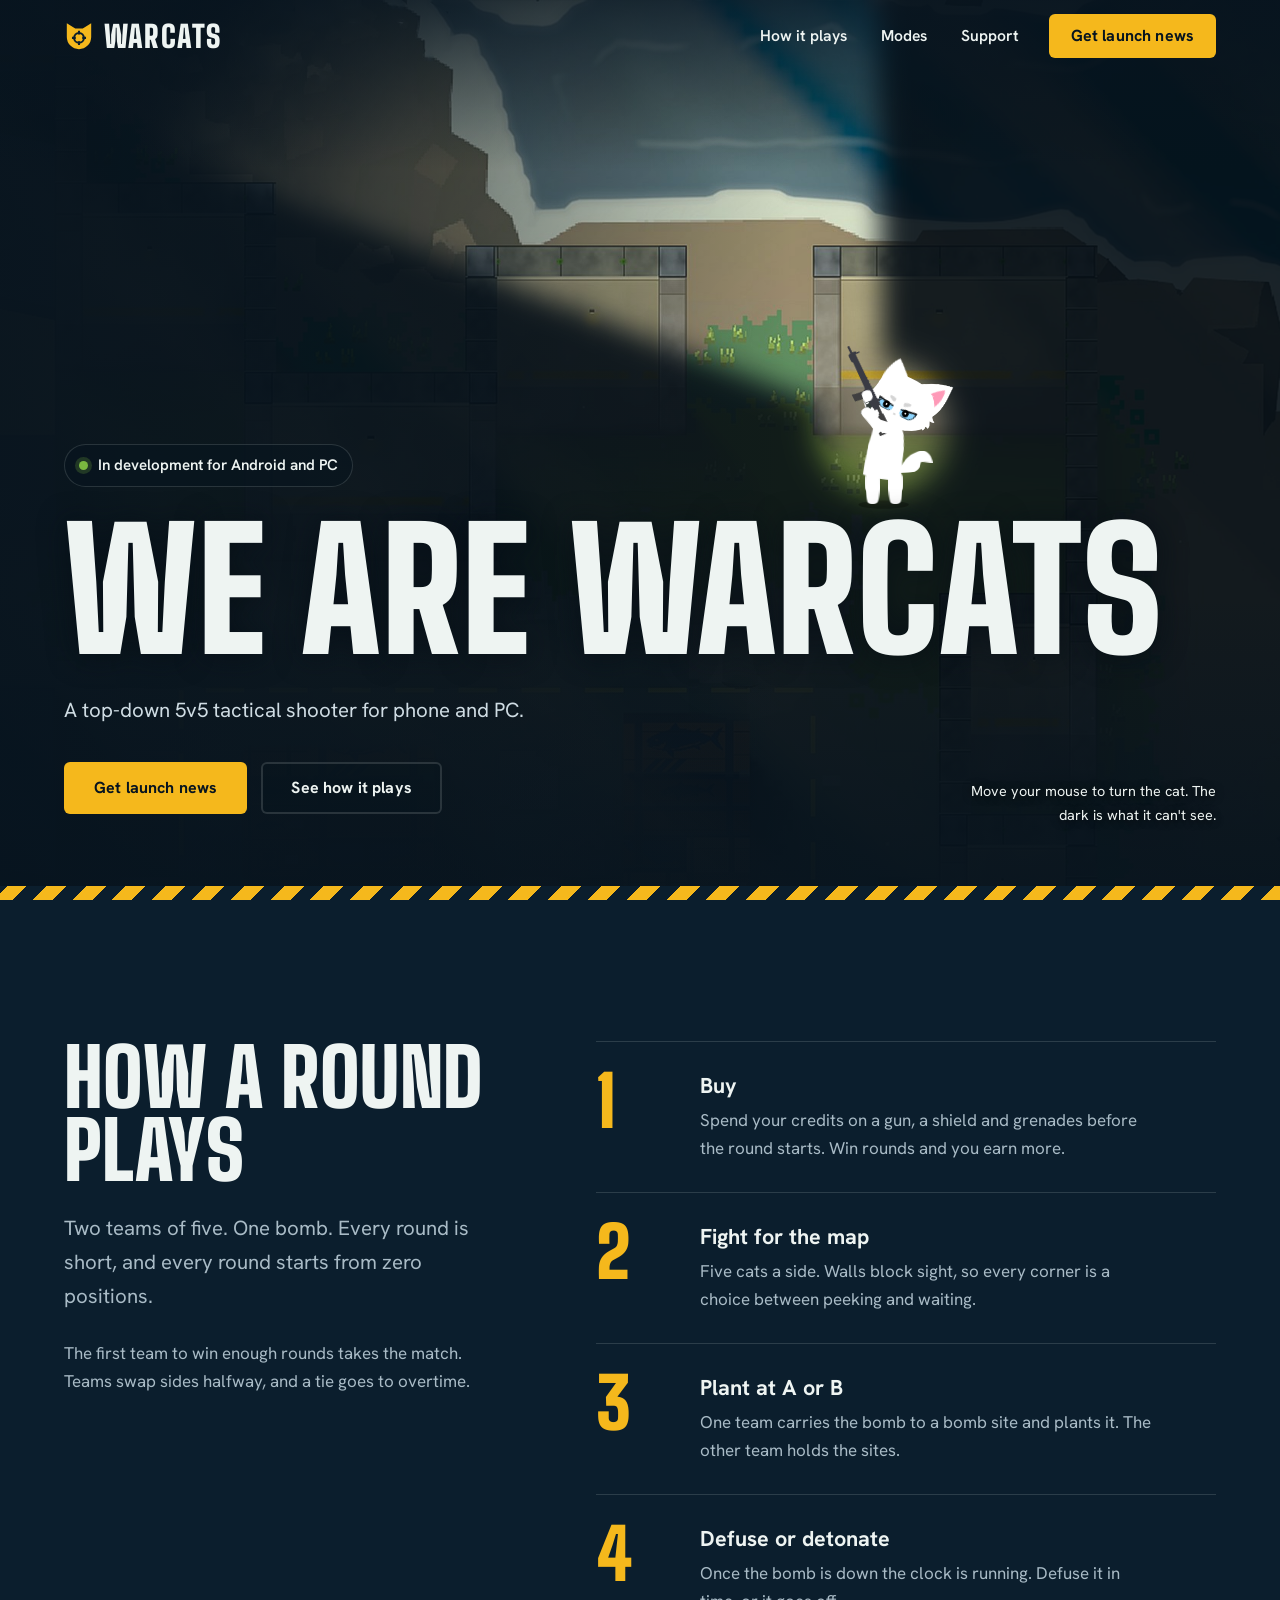
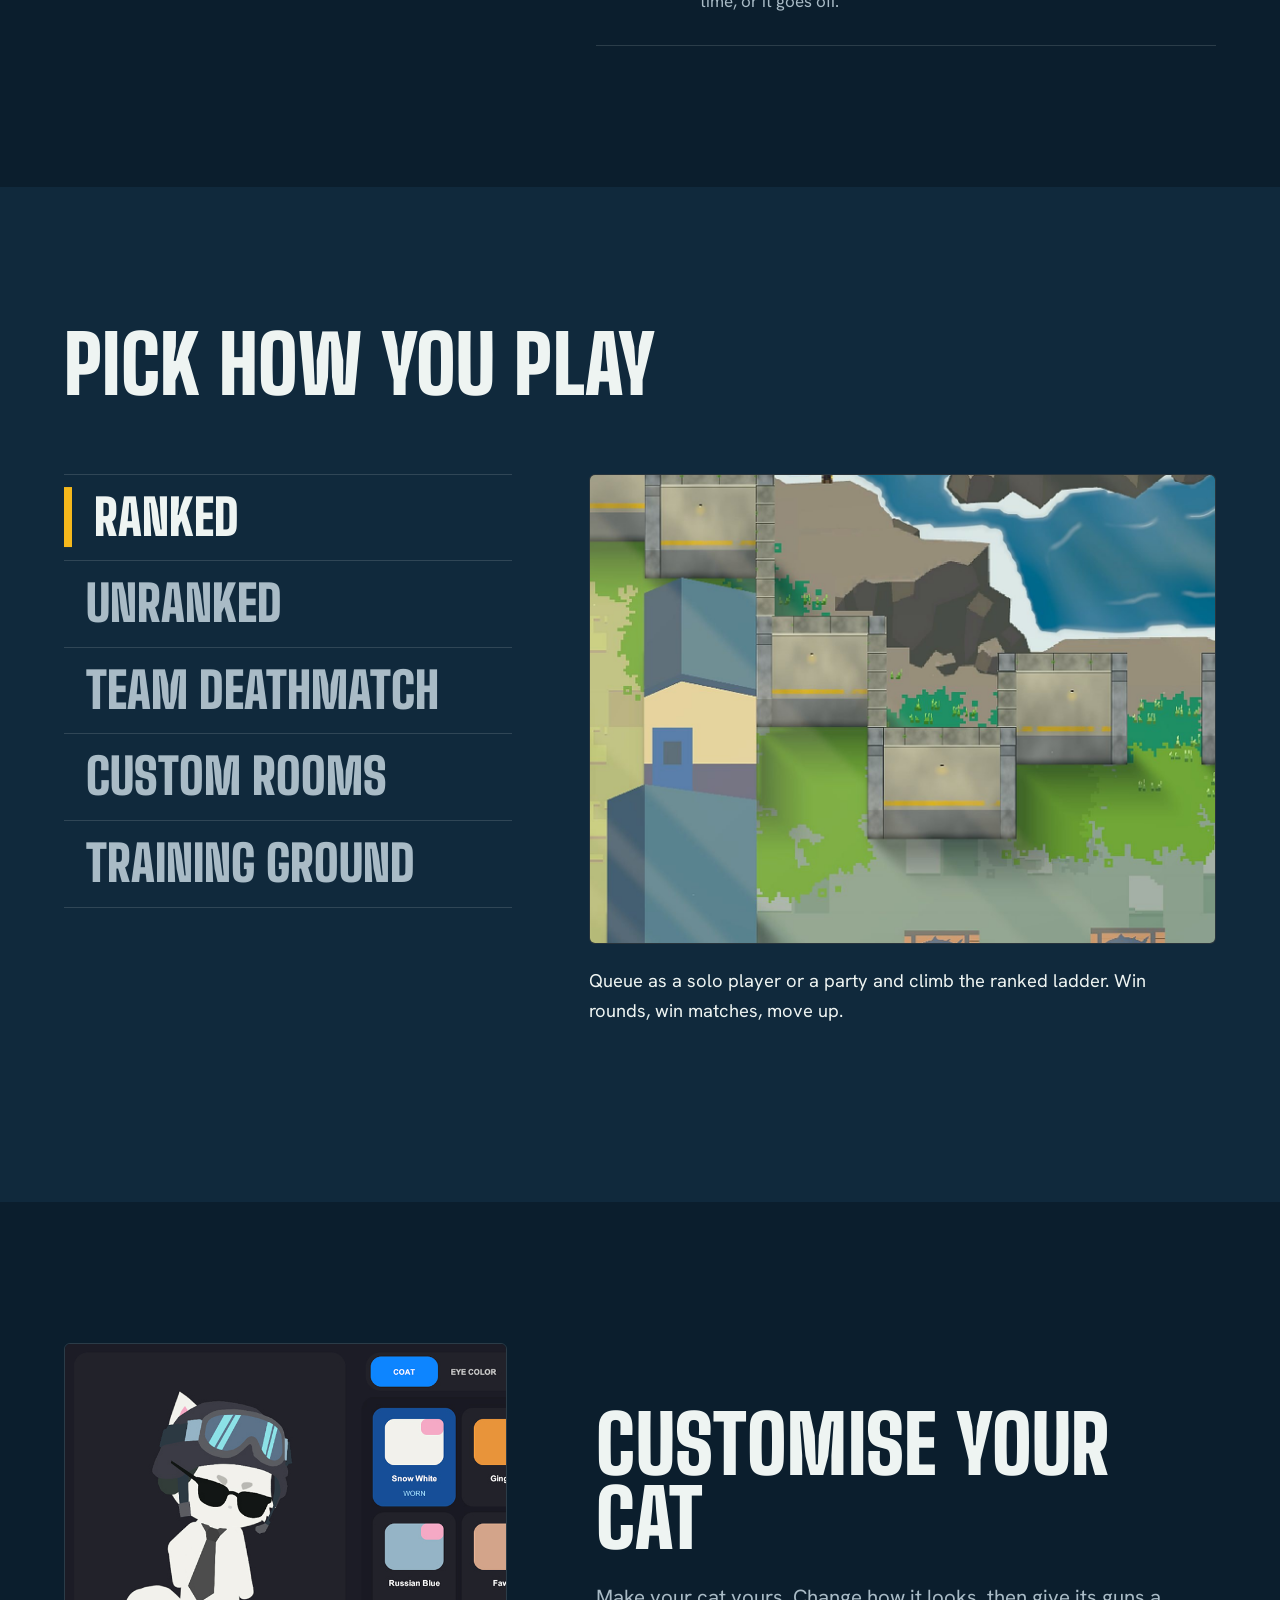
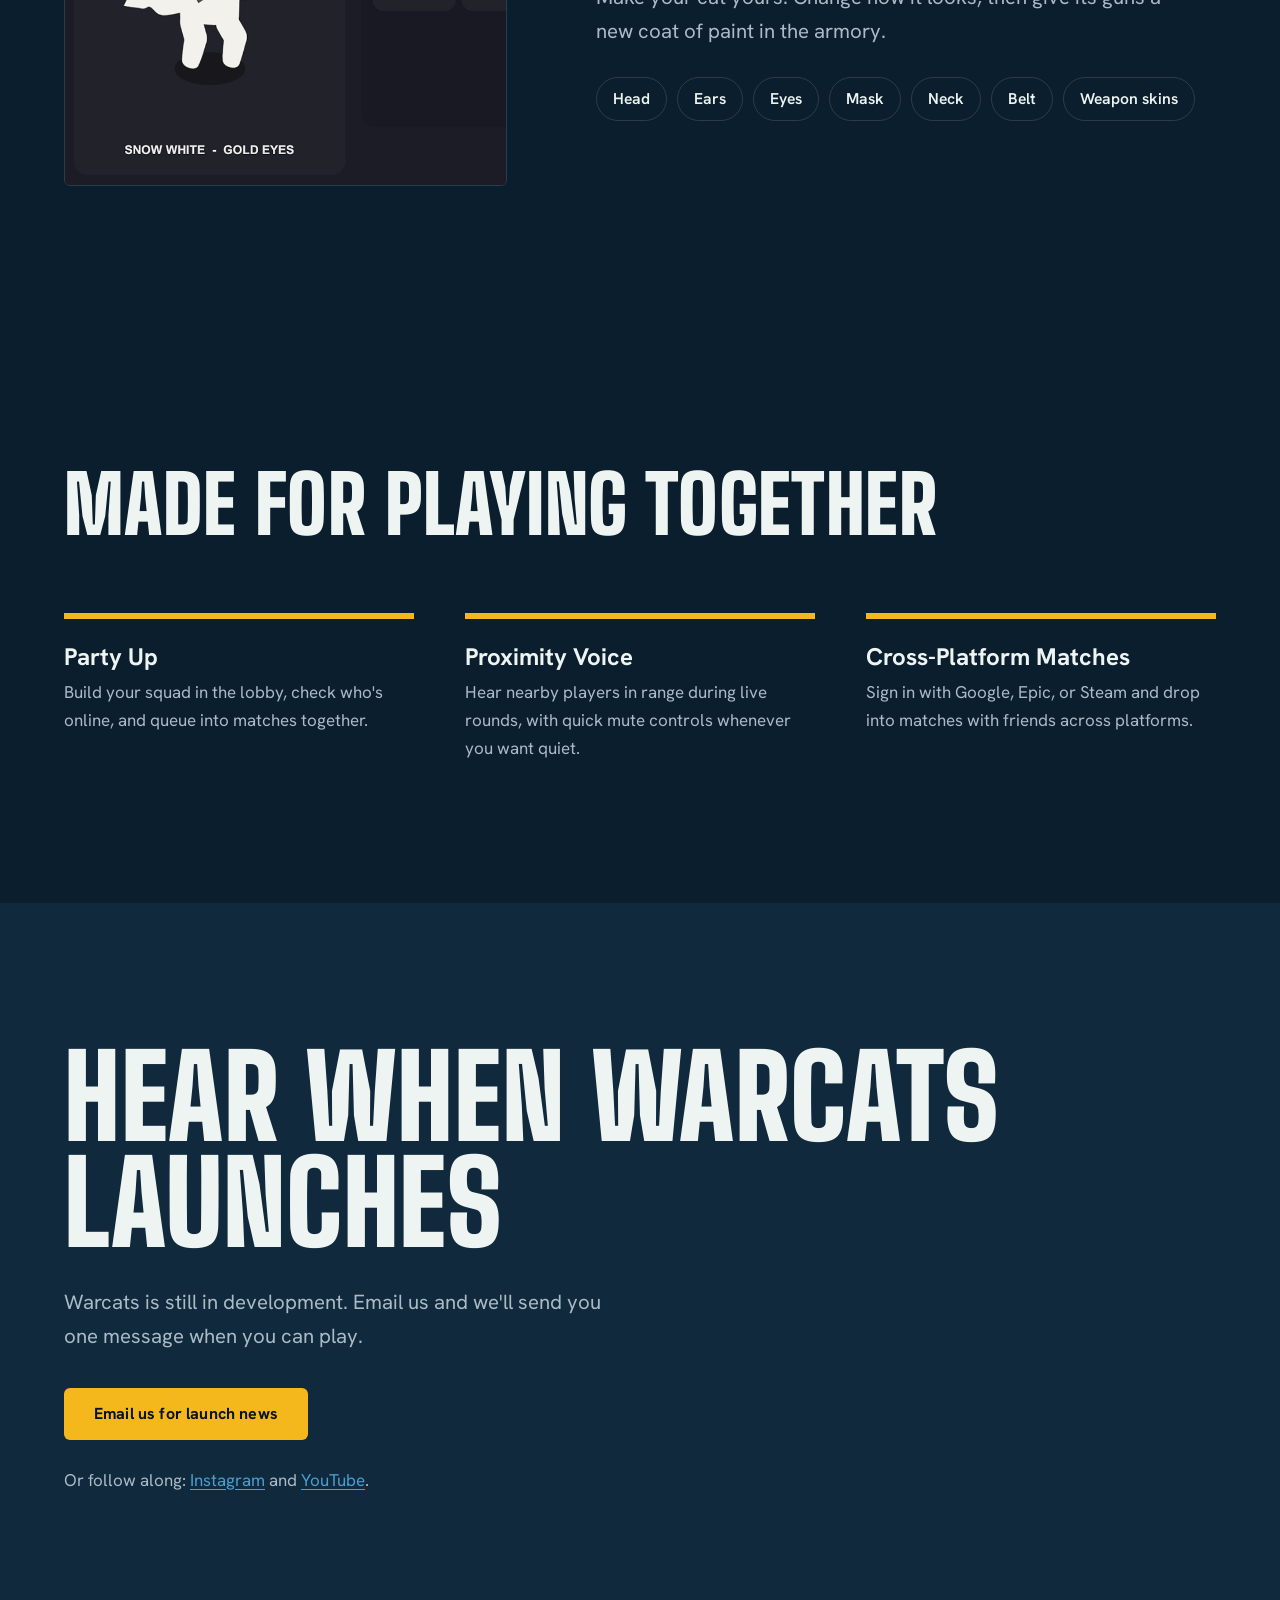
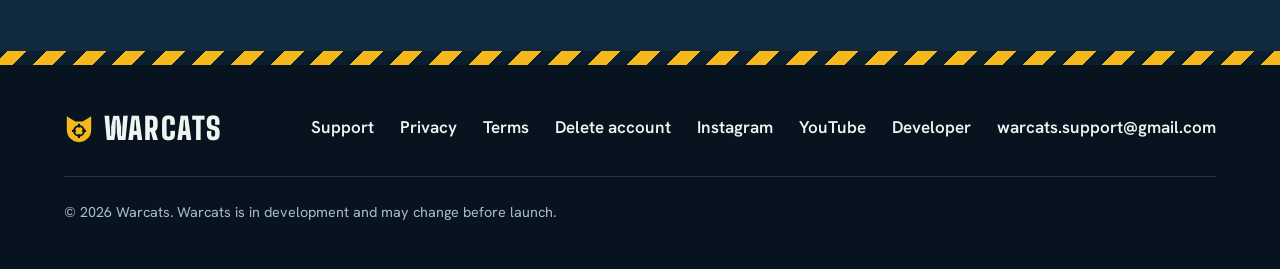
<file: index.html>
<!doctype html>
<html lang="en">
<head>
<meta charset="utf-8">
<meta name="viewport" content="width=device-width, initial-scale=1">
<title>We are Warcats - a top-down 5v5 tactical shooter</title>
<meta name="description" content="Warcats is a top-down 5v5 tactical shooter for phone and PC. Plant the bomb, hold the site, and play around everything you can't see.">
<meta name="theme-color" content="#0b1e2d">
<link rel="canonical" href="https://playwarcats.com/">
<link rel="icon" href="/favicon.svg" type="image/svg+xml">
<meta property="og:type" content="website">
<meta property="og:title" content="We are Warcats">
<meta property="og:description" content="A top-down 5v5 tactical shooter for phone and PC.">
<meta property="og:image" content="https://playwarcats.com/img/share-preview.jpg">
<meta property="og:url" content="https://playwarcats.com/">
<meta name="twitter:card" content="summary_large_image">
<link rel="preload" href="/fonts/big-shoulders-display-latin-900-normal.woff2" as="font" type="font/woff2" crossorigin>
<link rel="preload" href="/fonts/hanken-grotesk-latin-wght-normal.woff2" as="font" type="font/woff2" crossorigin>
<link rel="preload" href="/img/hero-map.jpg?v=20261128b" as="image">
<link rel="stylesheet" href="/css/style.css?v=20261128b">
</head>
<body>
<a class="skip" href="#main">Skip to content</a>

<header class="site-header" id="top">
  <div class="wrap">
    <a class="brand" href="/" aria-label="Warcats home">
      <svg viewBox="0 0 32 32" aria-hidden="true"><path d="M3 2.5 12 8h8l9-5.5V17a13 13 0 0 1-26 0z" fill="#f5b81c"/><circle cx="16" cy="18" r="5.2" fill="none" stroke="#0b1e2d" stroke-width="2.2"/><path d="M16 10.5v4M16 21.5v4M8.5 18h4M19.5 18h4" stroke="#0b1e2d" stroke-width="2.2"/></svg>
      Warcats
    </a>
    <button class="menu-btn" type="button" aria-expanded="false" aria-controls="nav" aria-label="Menu"><span></span></button>
    <nav class="nav" id="nav" aria-label="Main">
      <a href="#how">How it plays</a>
      <a href="#modes">Modes</a>
      <a href="/support/">Support</a>
      <a class="btn btn--primary" href="#launch">Get launch news</a>
    </nav>
  </div>
</header>

<main id="main">

  <section class="hero" id="hero" aria-label="Warcats">
    <img class="hero__img" src="/img/hero-map.jpg?v=20261128b" width="2040" height="1181" alt="A white cat aims a rifle on a sunny coast, seen from above. The cat follows your mouse." fetchpriority="high">
    <canvas class="hero__fog" id="fog" aria-hidden="true" style="position:absolute;inset:0;width:100%;height:100%;pointer-events:none"></canvas>
    <canvas class="hero__cat" id="livecat" aria-hidden="true" style="position:absolute;inset:0;width:100%;height:100%;pointer-events:none"></canvas>
    <div class="hero__shade"></div>
    <div class="wrap hero__body">
      <p class="status">In development for Android and PC</p>
      <h1>We are Warcats</h1>
      <p class="lead">A top-down 5v5 tactical shooter for phone and PC.</p>
      <div class="hero__cta">
        <a class="btn btn--primary" href="#launch">Get launch news</a>
        <a class="btn btn--ghost" href="#how">See how it plays</a>
      </div>
    </div>
    <p class="hero__hint" id="hint">Move your mouse to turn the cat. The dark is what it can't see.</p>
    <div class="stripe" aria-hidden="true"></div>
  </section>

  <section class="band" id="how">
    <div class="wrap how">
      <div class="how__intro">
        <h2>How a round plays</h2>
        <p class="lead">Two teams of five. One bomb. Every round is short, and every round starts from zero positions.</p>
        <p class="how__note">The first team to win enough rounds takes the match. Teams swap sides halfway, and a tie goes to overtime.</p>
      </div>
      <ol class="steps">
        <li>
          <div>
            <h3>Buy</h3>
            <p>Spend your credits on a gun, a shield and grenades before the round starts. Win rounds and you earn more.</p>
          </div>
        </li>
        <li>
          <div>
            <h3>Fight for the map</h3>
            <p>Five cats a side. Walls block sight, so every corner is a choice between peeking and waiting.</p>
          </div>
        </li>
        <li>
          <div>
            <h3>Plant at A or B</h3>
            <p>One team carries the bomb to a bomb site and plants it. The other team holds the sites.</p>
          </div>
        </li>
        <li>
          <div>
            <h3>Defuse or detonate</h3>
            <p>Once the bomb is down the clock is running. Defuse it in time, or it goes off.</p>
          </div>
        </li>
      </ol>
    </div>
  </section>

  <section class="band band--raised" id="modes">
    <div class="wrap">
      <h2>Pick how you play</h2>
      <div class="modes">
        <div class="modes__list" role="tablist" aria-label="Game modes">
          <button class="mode-tab" role="tab" id="tab-ranked" aria-controls="mode-panel" aria-selected="true" data-img="m-ranked"
            data-text="Queue as a solo player or a party and climb the ranked ladder. Win rounds, win matches, move up.">Ranked</button>
          <button class="mode-tab" role="tab" id="tab-unranked" aria-controls="mode-panel" aria-selected="false" data-img="m-unranked" tabindex="-1"
            data-text="The same bomb-defusal match without rank on the line. Good for trying new guns and new teammates.">Unranked</button>
          <button class="mode-tab" role="tab" id="tab-tdm" aria-controls="mode-panel" aria-selected="false" data-img="m-tdm" tabindex="-1"
            data-text="Two teams, no bomb. The first team to 50 kills wins, and you respawn after a short delay.">Team deathmatch</button>
          <button class="mode-tab" role="tab" id="tab-custom" aria-controls="mode-panel" aria-selected="false" data-img="m-custom" tabindex="-1"
            data-text="Open a private room, pick the teams and play with your friends. Switch bots on to fill the empty slots.">Custom rooms</button>
          <button class="mode-tab" role="tab" id="tab-train" aria-controls="mode-panel" aria-selected="false" data-img="m-train" tabindex="-1"
            data-text="Practice alone on the real map. Learn the guns, the grenades and the angles with no match running.">Training ground</button>
        </div>
        <div class="modes__panel" id="mode-panel" role="tabpanel" aria-live="polite">
          <div class="modes__shot">
            <img id="m-ranked" class="is-on" src="/img/mode-ranked.jpg" width="1280" height="960" alt="Stone walls, a blue house and grass on the coast of the Warcats map." loading="lazy">
            <img id="m-unranked" src="/img/mode-unranked.jpg" width="1278" height="1045" alt="Rooftops of the seaside town on the Warcats map." loading="lazy">
            <img id="m-tdm" src="/img/mode-deathmatch.jpg" width="1072" height="978" alt="A team deathmatch screen: the score, the player list, the cat's health and its rifle ammo." loading="lazy">
            <img id="m-custom" src="/img/mode-custom.jpg" width="1280" height="520" alt="Fish crates stacked in the harbour yard." loading="lazy">
            <img id="m-train" src="/img/mode-training.jpg" width="760" height="760" alt="A white cat in a helmet aiming a rifle." loading="lazy">
          </div>
          <p class="modes__text" id="mode-text">Queue as a solo player or a party and climb the ranked ladder. Win rounds, win matches, move up.</p>
        </div>
      </div>
    </div>
  </section>


  <section class="band" id="cat">
    <div class="wrap cat">
      <div class="cat__pic">
        <img src="/img/customise-cat.jpg" width="760" height="760" alt="The cat customisation screen: a white cat in a helmet, goggles, sunglasses and a tie, with coat colours to choose from." loading="lazy">
      </div>
      <div>
        <h2>Customise your cat</h2>
        <p class="lead">Make your cat yours. Change how it looks, then give its guns a new coat of paint in the armory.</p>
        <ul class="cat__slots" aria-label="What you can change">
          <li>Head</li><li>Ears</li><li>Eyes</li><li>Mask</li><li>Neck</li><li>Belt</li><li>Weapon skins</li>
        </ul>
      </div>
    </div>
  </section>

  <section class="band" id="friends">
    <div class="wrap">
      <h2>Made for playing together</h2>
      <div class="friends">
        <div>
          <h3>Party Up</h3>
          <p>Build your squad in the lobby, check who's online, and queue into matches together.</p>
        </div>
        <div>
          <h3>Proximity Voice</h3>
          <p>Hear nearby players in range during live rounds, with quick mute controls whenever you want quiet.</p>
        </div>
        <div>
          <h3>Cross-Platform Matches</h3>
          <p>Sign in with Google, Epic, or Steam and drop into matches with friends across platforms.</p>
        </div>
      </div>
    </div>
  </section>

  <section class="band band--raised final" id="launch">
    <div class="wrap">
      <h2>Hear when Warcats launches</h2>
      <p class="lead">Warcats is still in development. Email us and we'll send you one message when you can play.</p>
      <!-- When the Google Play listing exists, add a second button here that links to it. -->
      <a class="btn btn--primary" href="mailto:warcats.support@gmail.com?subject=Warcats%20launch%20news&amp;body=Please%20tell%20me%20when%20Warcats%20launches.">Email us for launch news</a>
      <p class="how__note">Or follow along: <a href="https://www.instagram.com/playwarcats" rel="noopener">Instagram</a> and <a href="https://www.youtube.com/@playwarcats" rel="noopener">YouTube</a>.</p>
    </div>
  </section>

</main>

<footer class="site-footer">
  <div class="stripe" aria-hidden="true" style="position:absolute;inset:0 0 auto 0"></div>
  <div class="wrap">
    <a class="brand" href="/">
      <svg viewBox="0 0 32 32" aria-hidden="true"><path d="M3 2.5 12 8h8l9-5.5V17a13 13 0 0 1-26 0z" fill="#f5b81c"/><circle cx="16" cy="18" r="5.2" fill="none" stroke="#07141f" stroke-width="2.2"/><path d="M16 10.5v4M16 21.5v4M8.5 18h4M19.5 18h4" stroke="#07141f" stroke-width="2.2"/></svg>
      Warcats
    </a>
    <nav aria-label="Footer">
      <a href="/support/">Support</a>
      <a href="/privacy/">Privacy</a>
      <a href="/terms/">Terms</a>
      <a href="/delete-account/">Delete account</a>
      <a href="https://www.instagram.com/playwarcats" rel="noopener">Instagram</a>
      <a href="https://www.youtube.com/@playwarcats" rel="noopener">YouTube</a>
      <a href="https://www.instagram.com/mrz_noisyboy" rel="noopener">Developer</a>
      <a href="mailto:warcats.support@gmail.com">warcats.support@gmail.com</a>
    </nav>
    <small>&copy; 2026 Warcats. Warcats is in development and may change before launch.</small>
  </div>
</footer>

<script src="/js/cat-aim.js?v=20261128b" defer></script>
<script src="/js/main.js?v=20261128b" defer></script>
</body>
</html>
</file>
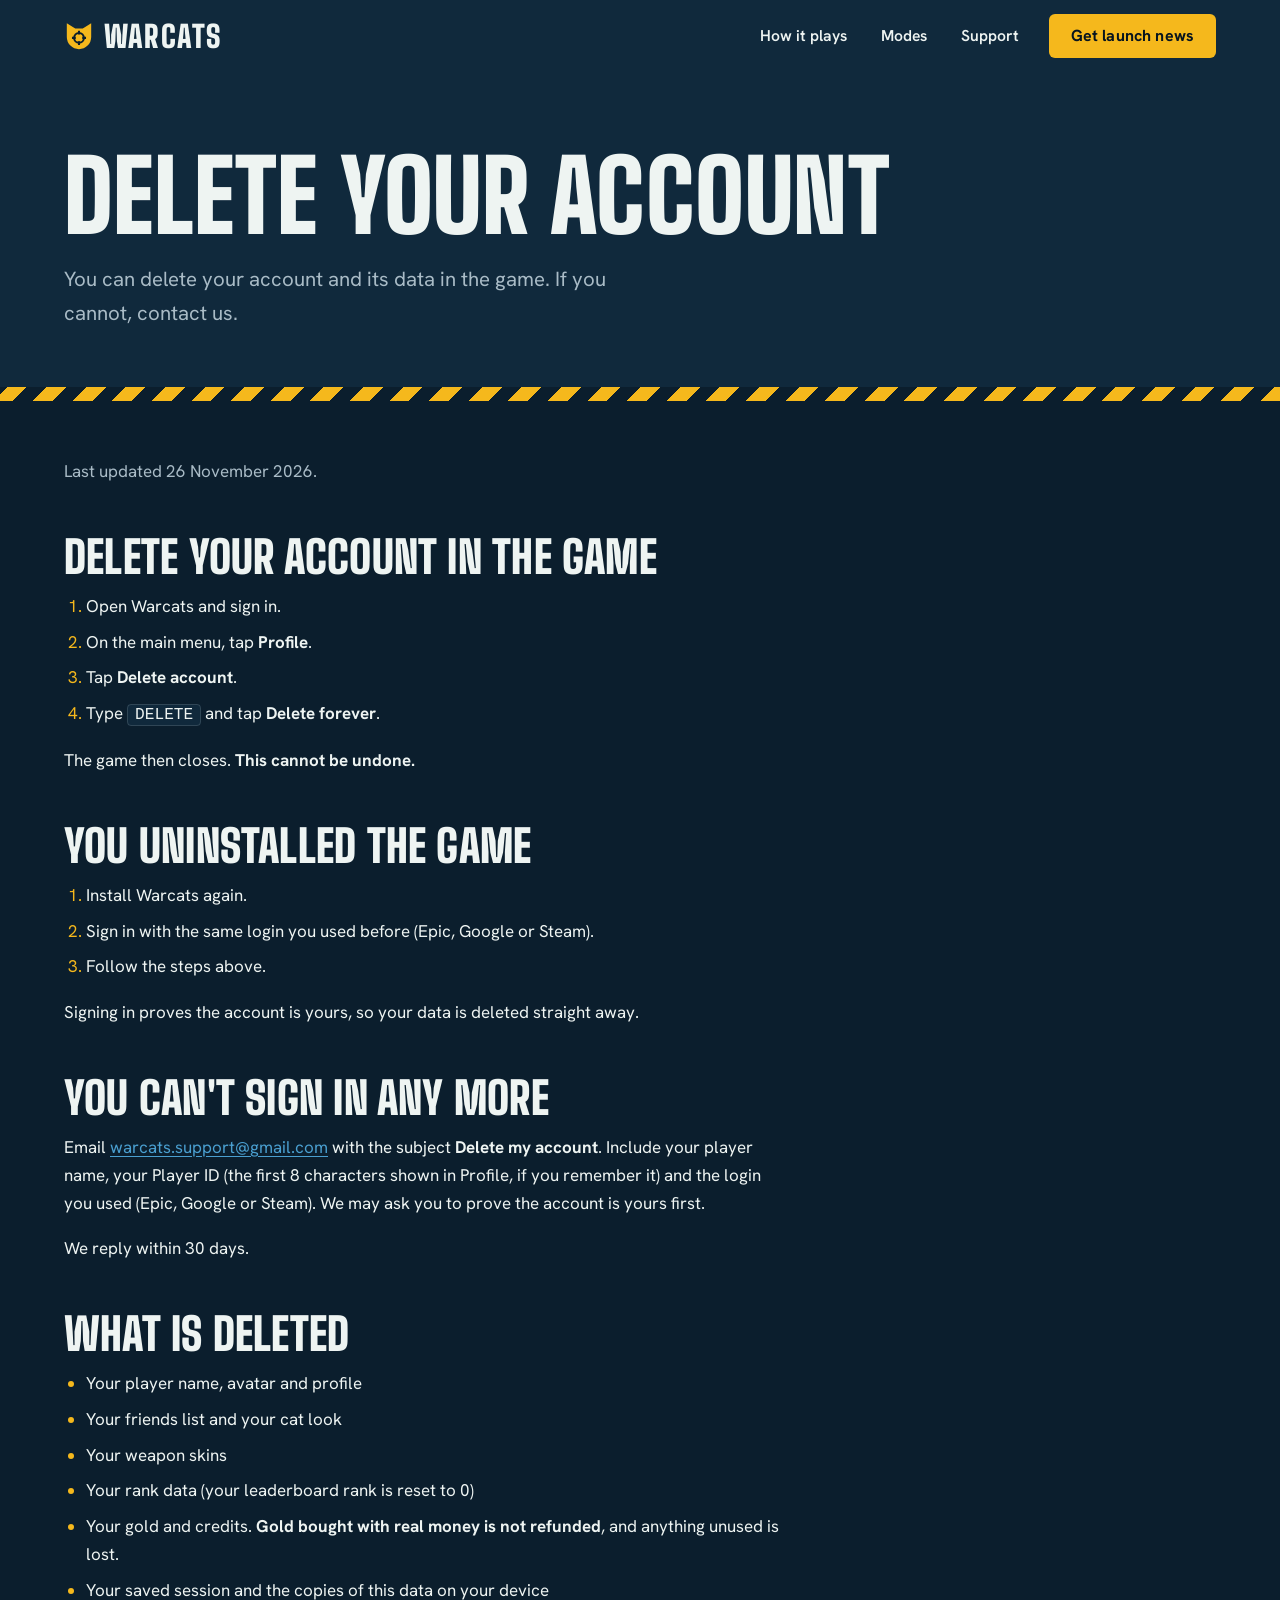
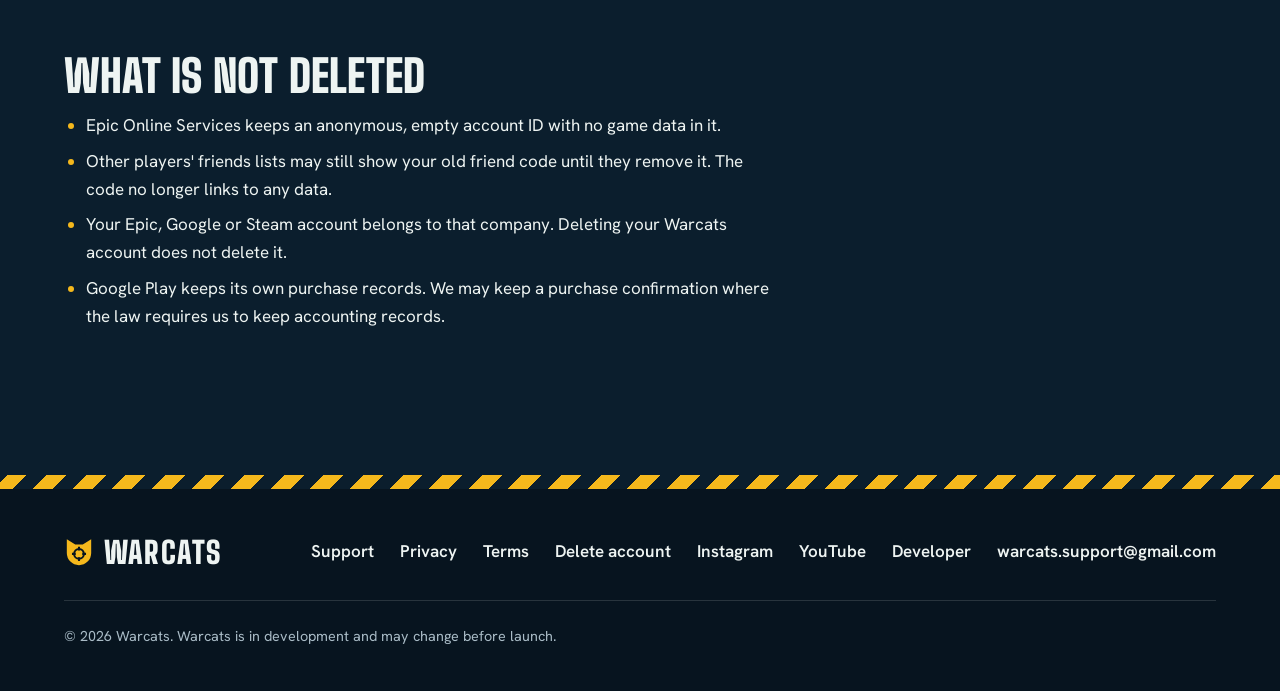
<file: delete-account/index.html>
<!doctype html>
<html lang="en">
<head>
<meta charset="utf-8">
<meta name="viewport" content="width=device-width, initial-scale=1">
<title>Delete your account - Warcats</title>
<meta name="description" content="How to delete your Warcats account and the data stored with it.">
<meta name="theme-color" content="#0b1e2d">
<link rel="canonical" href="https://playwarcats.com/delete-account/">
<link rel="icon" href="/favicon.svg" type="image/svg+xml">
<link rel="preload" href="/fonts/big-shoulders-display-latin-900-normal.woff2" as="font" type="font/woff2" crossorigin>
<link rel="stylesheet" href="/css/style.css?v=20261128b">
</head>
<body>
<a class="skip" href="#main">Skip to content</a>
<header class="site-header is-solid" id="top">
  <div class="wrap">
    <a class="brand" href="/" aria-label="Warcats home"><svg viewBox="0 0 32 32" aria-hidden="true"><path d="M3 2.5 12 8h8l9-5.5V17a13 13 0 0 1-26 0z" fill="#f5b81c"/><circle cx="16" cy="18" r="5.2" fill="none" stroke="#0b1e2d" stroke-width="2.2"/><path d="M16 10.5v4M16 21.5v4M8.5 18h4M19.5 18h4" stroke="#0b1e2d" stroke-width="2.2"/></svg> Warcats</a>
    <button class="menu-btn" type="button" aria-expanded="false" aria-controls="nav" aria-label="Menu"><span></span></button>
    <nav class="nav" id="nav" aria-label="Main">
      <a href="/#how">How it plays</a>
      <a href="/#modes">Modes</a>
      <a href="/support/">Support</a>
      <a class="btn btn--primary" href="/#launch">Get launch news</a>
    </nav>
  </div>
</header>
<main id="main">
  <section class="page-head">
    <div class="wrap">
      <h1>Delete your account</h1>
      <p class="lead">You can delete your account and its data in the game. If you cannot, contact us.</p>
    </div>
  </section>
  <div class="stripe" aria-hidden="true"></div>
  <section class="doc">
    <div class="wrap">
      <p class="muted">Last updated 26 November 2026.</p>

      <h2>Delete your account in the game</h2>
      <ol>
        <li>Open Warcats and sign in.</li>
        <li>On the main menu, tap <strong>Profile</strong>.</li>
        <li>Tap <strong>Delete account</strong>.</li>
        <li>Type <code>DELETE</code> and tap <strong>Delete forever</strong>.</li>
      </ol>
      <p>The game then closes. <strong>This cannot be undone.</strong></p>

      <h2>You uninstalled the game</h2>
      <ol>
        <li>Install Warcats again.</li>
        <li>Sign in with the same login you used before (Epic, Google or Steam).</li>
        <li>Follow the steps above.</li>
      </ol>
      <p>Signing in proves the account is yours, so your data is deleted straight away.</p>

      <h2>You can't sign in any more</h2>
      <p>Email <a href="mailto:warcats.support@gmail.com?subject=Delete%20my%20account&amp;body=Player%20name%3A%20%0APlayer%20ID%20(first%208%20characters%2C%20shown%20in%20Profile)%3A%20%0ALogin%20used%20(Epic%20%2F%20Google%20%2F%20Steam)%3A%20%0A">warcats.support@gmail.com</a> with the subject <strong>Delete my account</strong>. Include your player name, your Player ID (the first 8 characters shown in Profile, if you remember it) and the login you used (Epic, Google or Steam). We may ask you to prove the account is yours first.</p>
      <p>We reply within 30 days.</p>

      <h2>What is deleted</h2>
      <ul>
        <li>Your player name, avatar and profile</li>
        <li>Your friends list and your cat look</li>
        <li>Your weapon skins</li>
        <li>Your rank data (your leaderboard rank is reset to 0)</li>
        <li>Your gold and credits. <strong>Gold bought with real money is not refunded</strong>, and anything unused is lost.</li>
        <li>Your saved session and the copies of this data on your device</li>
      </ul>

      <h2>What is not deleted</h2>
      <ul>
        <li>Epic Online Services keeps an anonymous, empty account ID with no game data in it.</li>
        <li>Other players' friends lists may still show your old friend code until they remove it. The code no longer links to any data.</li>
        <li>Your Epic, Google or Steam account belongs to that company. Deleting your Warcats account does not delete it.</li>
        <li>Google Play keeps its own purchase records. We may keep a purchase confirmation where the law requires us to keep accounting records.</li>
      </ul>

    </div>
  </section>
</main>
<footer class="site-footer">
  <div class="stripe" aria-hidden="true" style="position:absolute;inset:0 0 auto 0"></div>
  <div class="wrap">
    <a class="brand" href="/"><svg viewBox="0 0 32 32" aria-hidden="true"><path d="M3 2.5 12 8h8l9-5.5V17a13 13 0 0 1-26 0z" fill="#f5b81c"/><circle cx="16" cy="18" r="5.2" fill="none" stroke="#07141f" stroke-width="2.2"/><path d="M16 10.5v4M16 21.5v4M8.5 18h4M19.5 18h4" stroke="#07141f" stroke-width="2.2"/></svg> Warcats</a>
    <nav aria-label="Footer">
      <a href="/support/">Support</a>
      <a href="/privacy/">Privacy</a>
      <a href="/terms/">Terms</a>
      <a href="/delete-account/" aria-current="page">Delete account</a>
      <a href="https://www.instagram.com/playwarcats" rel="noopener">Instagram</a>
      <a href="https://www.youtube.com/@playwarcats" rel="noopener">YouTube</a>
      <a href="https://www.instagram.com/mrz_noisyboy" rel="noopener">Developer</a>
      <a href="mailto:warcats.support@gmail.com">warcats.support@gmail.com</a>
    </nav>
    <small>&copy; 2026 Warcats. Warcats is in development and may change before launch.</small>
  </div>
</footer>
<script src="/js/main.js?v=20261128b" defer></script>
</body>
</html>
</file>
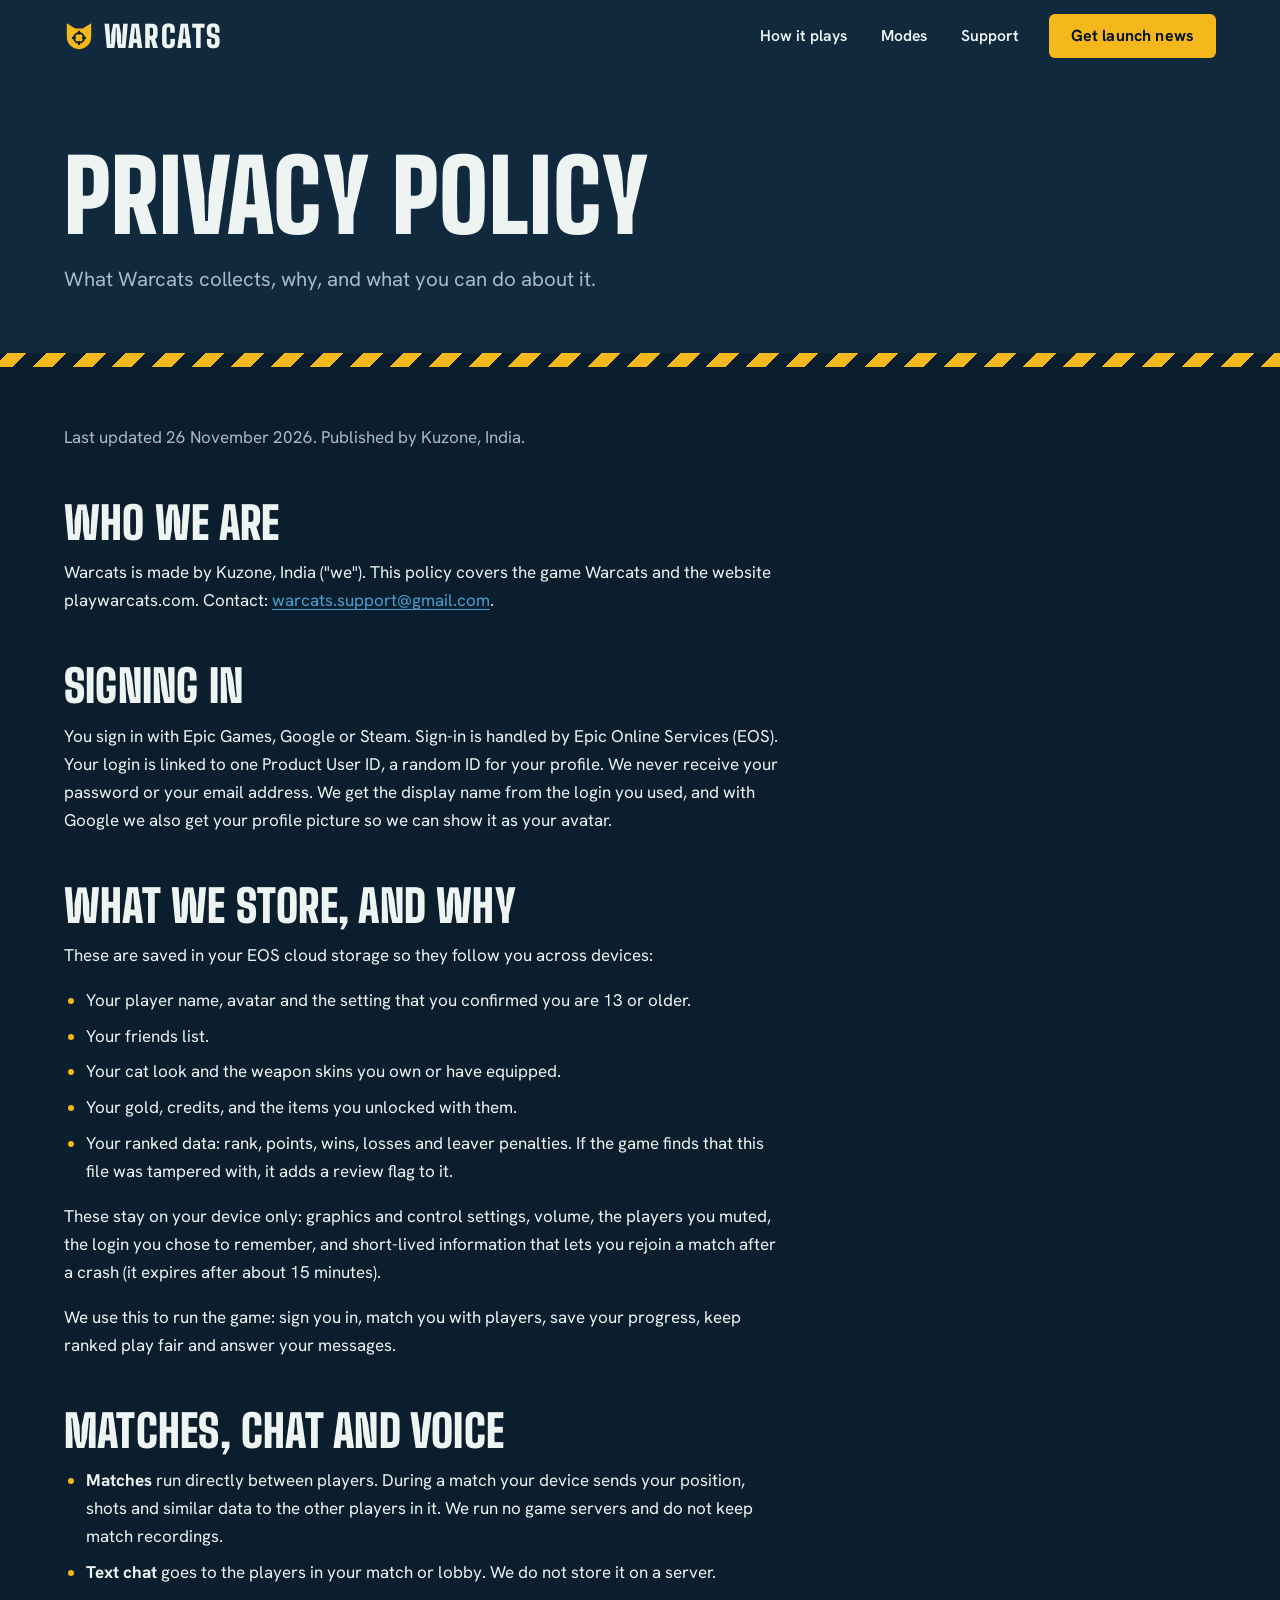
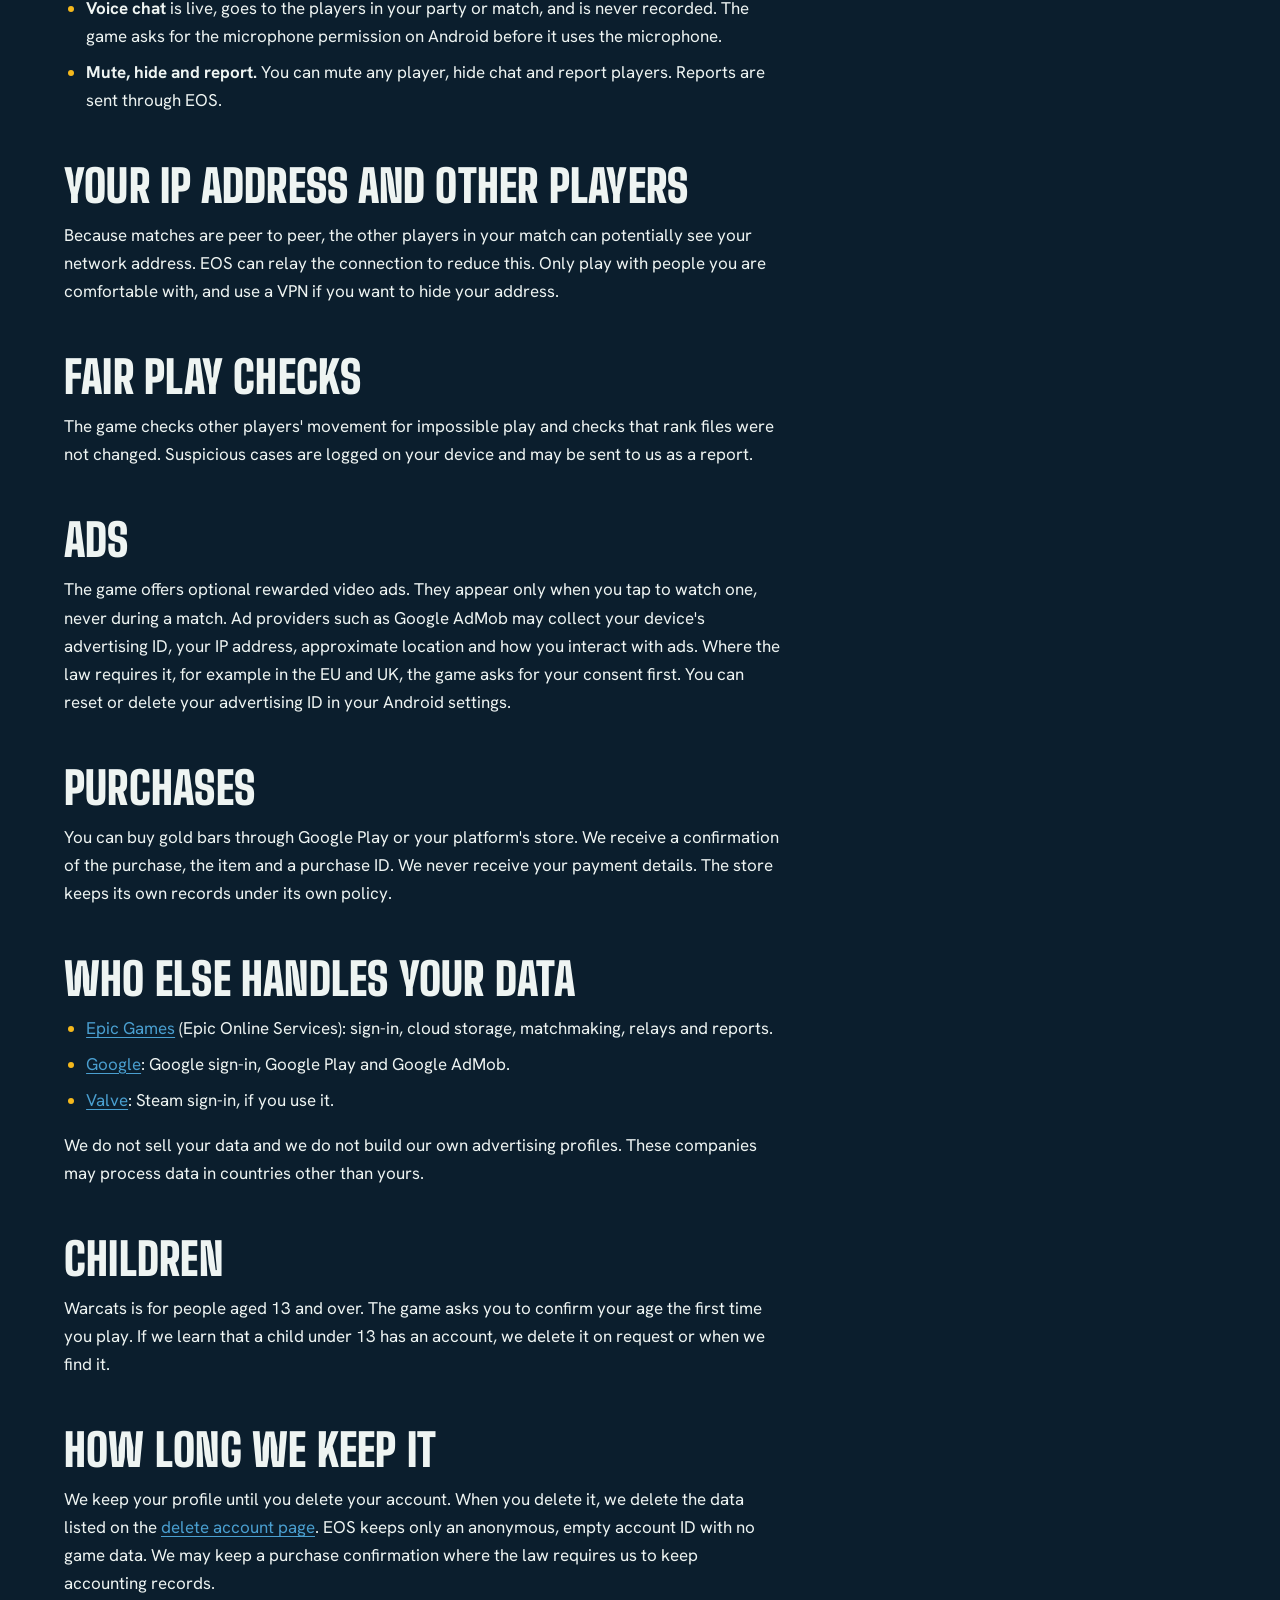
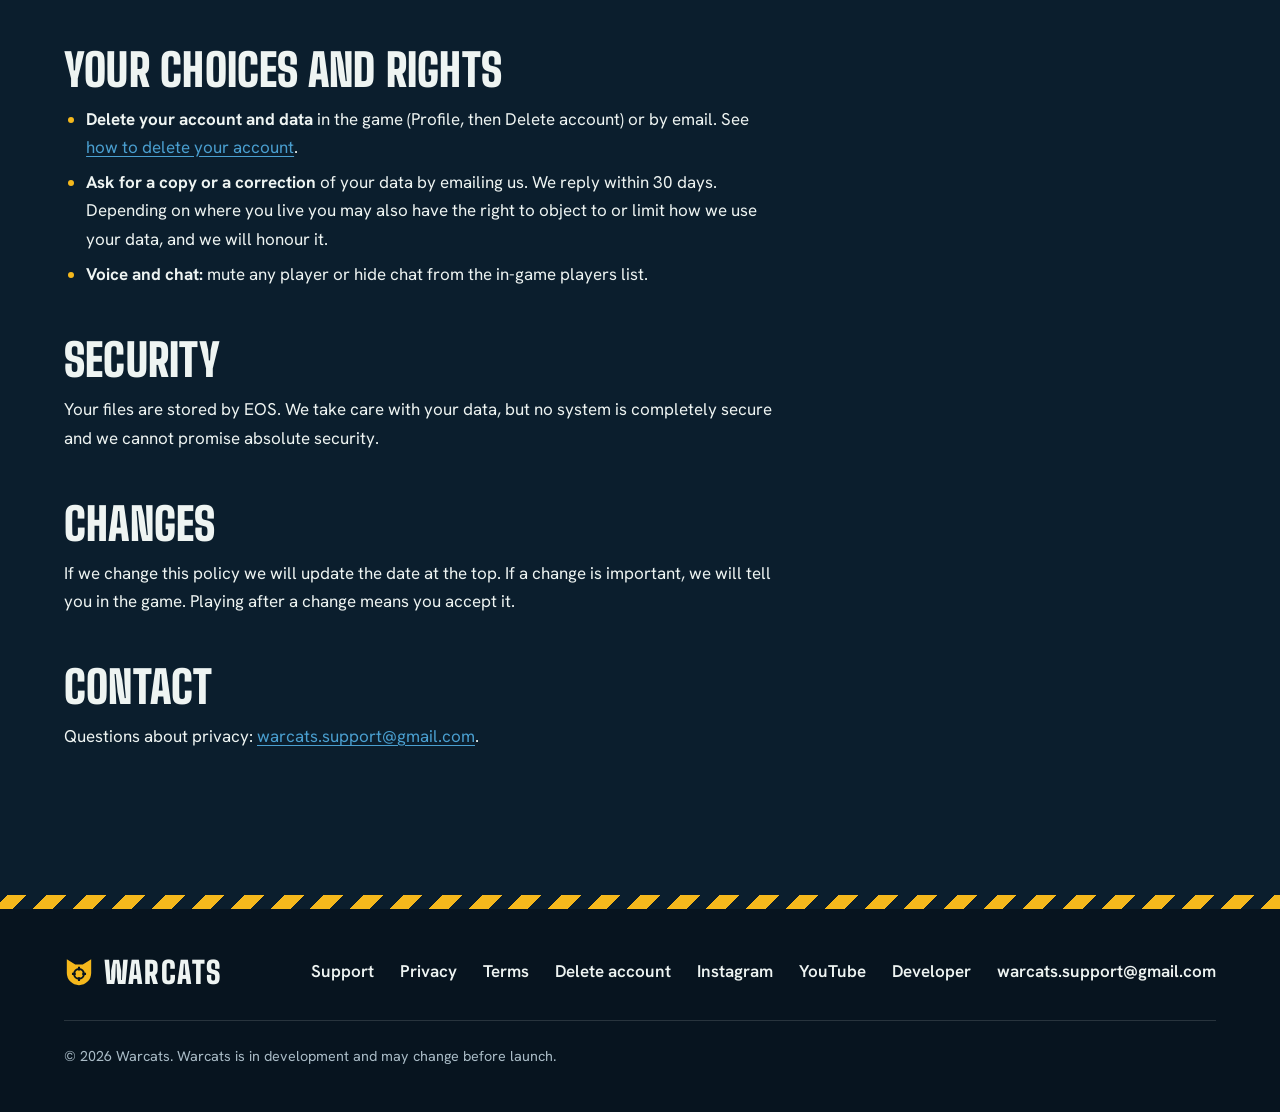
<file: privacy/index.html>
<!doctype html>
<html lang="en">
<head>
<meta charset="utf-8">
<meta name="viewport" content="width=device-width, initial-scale=1">
<title>Privacy policy - Warcats</title>
<meta name="description" content="What Warcats collects, why, who else handles it and how to delete it.">
<meta name="theme-color" content="#0b1e2d">
<link rel="canonical" href="https://playwarcats.com/privacy/">
<link rel="icon" href="/favicon.svg" type="image/svg+xml">
<link rel="preload" href="/fonts/big-shoulders-display-latin-900-normal.woff2" as="font" type="font/woff2" crossorigin>
<link rel="stylesheet" href="/css/style.css?v=20261128b">
</head>
<body>
<a class="skip" href="#main">Skip to content</a>
<header class="site-header is-solid" id="top">
  <div class="wrap">
    <a class="brand" href="/" aria-label="Warcats home"><svg viewBox="0 0 32 32" aria-hidden="true"><path d="M3 2.5 12 8h8l9-5.5V17a13 13 0 0 1-26 0z" fill="#f5b81c"/><circle cx="16" cy="18" r="5.2" fill="none" stroke="#0b1e2d" stroke-width="2.2"/><path d="M16 10.5v4M16 21.5v4M8.5 18h4M19.5 18h4" stroke="#0b1e2d" stroke-width="2.2"/></svg> Warcats</a>
    <button class="menu-btn" type="button" aria-expanded="false" aria-controls="nav" aria-label="Menu"><span></span></button>
    <nav class="nav" id="nav" aria-label="Main">
      <a href="/#how">How it plays</a>
      <a href="/#modes">Modes</a>
      <a href="/support/">Support</a>
      <a class="btn btn--primary" href="/#launch">Get launch news</a>
    </nav>
  </div>
</header>
<main id="main">
  <section class="page-head">
    <div class="wrap">
      <h1>Privacy policy</h1>
      <p class="lead">What Warcats collects, why, and what you can do about it.</p>
    </div>
  </section>
  <div class="stripe" aria-hidden="true"></div>
  <section class="doc">
    <div class="wrap">
      <p class="muted">Last updated 26 November 2026. Published by Kuzone, India.</p>

      <h2>Who we are</h2>
      <p>Warcats is made by Kuzone, India ("we"). This policy covers the game Warcats and the website playwarcats.com. Contact: <a href="mailto:warcats.support@gmail.com">warcats.support@gmail.com</a>.</p>

      <h2>Signing in</h2>
      <p>You sign in with Epic Games, Google or Steam. Sign-in is handled by Epic Online Services (EOS). Your login is linked to one Product User ID, a random ID for your profile. We never receive your password or your email address. We get the display name from the login you used, and with Google we also get your profile picture so we can show it as your avatar.</p>

      <h2>What we store, and why</h2>
      <p>These are saved in your EOS cloud storage so they follow you across devices:</p>
      <ul>
        <li>Your player name, avatar and the setting that you confirmed you are 13 or older.</li>
        <li>Your friends list.</li>
        <li>Your cat look and the weapon skins you own or have equipped.</li>
        <li>Your gold, credits, and the items you unlocked with them.</li>
        <li>Your ranked data: rank, points, wins, losses and leaver penalties. If the game finds that this file was tampered with, it adds a review flag to it.</li>
      </ul>
      <p>These stay on your device only: graphics and control settings, volume, the players you muted, the login you chose to remember, and short-lived information that lets you rejoin a match after a crash (it expires after about 15 minutes).</p>
      <p>We use this to run the game: sign you in, match you with players, save your progress, keep ranked play fair and answer your messages.</p>

      <h2>Matches, chat and voice</h2>
      <ul>
        <li><strong>Matches</strong> run directly between players. During a match your device sends your position, shots and similar data to the other players in it. We run no game servers and do not keep match recordings.</li>
        <li><strong>Text chat</strong> goes to the players in your match or lobby. We do not store it on a server.</li>
        <li><strong>Voice chat</strong> is live, goes to the players in your party or match, and is never recorded. The game asks for the microphone permission on Android before it uses the microphone.</li>
        <li><strong>Mute, hide and report.</strong> You can mute any player, hide chat and report players. Reports are sent through EOS.</li>
      </ul>

      <h2>Your IP address and other players</h2>
      <p>Because matches are peer to peer, the other players in your match can potentially see your network address. EOS can relay the connection to reduce this. Only play with people you are comfortable with, and use a VPN if you want to hide your address.</p>

      <h2>Fair play checks</h2>
      <p>The game checks other players' movement for impossible play and checks that rank files were not changed. Suspicious cases are logged on your device and may be sent to us as a report.</p>

      <h2>Ads</h2>
      <p>The game offers optional rewarded video ads. They appear only when you tap to watch one, never during a match. Ad providers such as Google AdMob may collect your device's advertising ID, your IP address, approximate location and how you interact with ads. Where the law requires it, for example in the EU and UK, the game asks for your consent first. You can reset or delete your advertising ID in your Android settings.</p>

      <h2>Purchases</h2>
      <p>You can buy gold bars through Google Play or your platform's store. We receive a confirmation of the purchase, the item and a purchase ID. We never receive your payment details. The store keeps its own records under its own policy.</p>

      <h2>Who else handles your data</h2>
      <ul>
        <li><a href="https://www.epicgames.com/site/en-US/privacy-policy">Epic Games</a> (Epic Online Services): sign-in, cloud storage, matchmaking, relays and reports.</li>
        <li><a href="https://policies.google.com/privacy">Google</a>: Google sign-in, Google Play and Google AdMob.</li>
        <li><a href="https://store.steampowered.com/privacy_agreement/">Valve</a>: Steam sign-in, if you use it.</li>
      </ul>
      <p>We do not sell your data and we do not build our own advertising profiles. These companies may process data in countries other than yours.</p>

      <h2>Children</h2>
      <p>Warcats is for people aged 13 and over. The game asks you to confirm your age the first time you play. If we learn that a child under 13 has an account, we delete it on request or when we find it.</p>

      <h2>How long we keep it</h2>
      <p>We keep your profile until you delete your account. When you delete it, we delete the data listed on the <a href="/delete-account/">delete account page</a>. EOS keeps only an anonymous, empty account ID with no game data. We may keep a purchase confirmation where the law requires us to keep accounting records.</p>

      <h2>Your choices and rights</h2>
      <ul>
        <li><strong>Delete your account and data</strong> in the game (Profile, then Delete account) or by email. See <a href="/delete-account/">how to delete your account</a>.</li>
        <li><strong>Ask for a copy or a correction</strong> of your data by emailing us. We reply within 30 days. Depending on where you live you may also have the right to object to or limit how we use your data, and we will honour it.</li>
        <li><strong>Voice and chat:</strong> mute any player or hide chat from the in-game players list.</li>
      </ul>

      <h2>Security</h2>
      <p>Your files are stored by EOS. We take care with your data, but no system is completely secure and we cannot promise absolute security.</p>

      <h2>Changes</h2>
      <p>If we change this policy we will update the date at the top. If a change is important, we will tell you in the game. Playing after a change means you accept it.</p>

      <h2>Contact</h2>
      <p>Questions about privacy: <a href="mailto:warcats.support@gmail.com">warcats.support@gmail.com</a>.</p>

    </div>
  </section>
</main>
<footer class="site-footer">
  <div class="stripe" aria-hidden="true" style="position:absolute;inset:0 0 auto 0"></div>
  <div class="wrap">
    <a class="brand" href="/"><svg viewBox="0 0 32 32" aria-hidden="true"><path d="M3 2.5 12 8h8l9-5.5V17a13 13 0 0 1-26 0z" fill="#f5b81c"/><circle cx="16" cy="18" r="5.2" fill="none" stroke="#07141f" stroke-width="2.2"/><path d="M16 10.5v4M16 21.5v4M8.5 18h4M19.5 18h4" stroke="#07141f" stroke-width="2.2"/></svg> Warcats</a>
    <nav aria-label="Footer">
      <a href="/support/">Support</a>
      <a href="/privacy/" aria-current="page">Privacy</a>
      <a href="/terms/">Terms</a>
      <a href="/delete-account/">Delete account</a>
      <a href="https://www.instagram.com/playwarcats" rel="noopener">Instagram</a>
      <a href="https://www.youtube.com/@playwarcats" rel="noopener">YouTube</a>
      <a href="https://www.instagram.com/mrz_noisyboy" rel="noopener">Developer</a>
      <a href="mailto:warcats.support@gmail.com">warcats.support@gmail.com</a>
    </nav>
    <small>&copy; 2026 Warcats. Warcats is in development and may change before launch.</small>
  </div>
</footer>
<script src="/js/main.js?v=20261128b" defer></script>
</body>
</html>
</file>
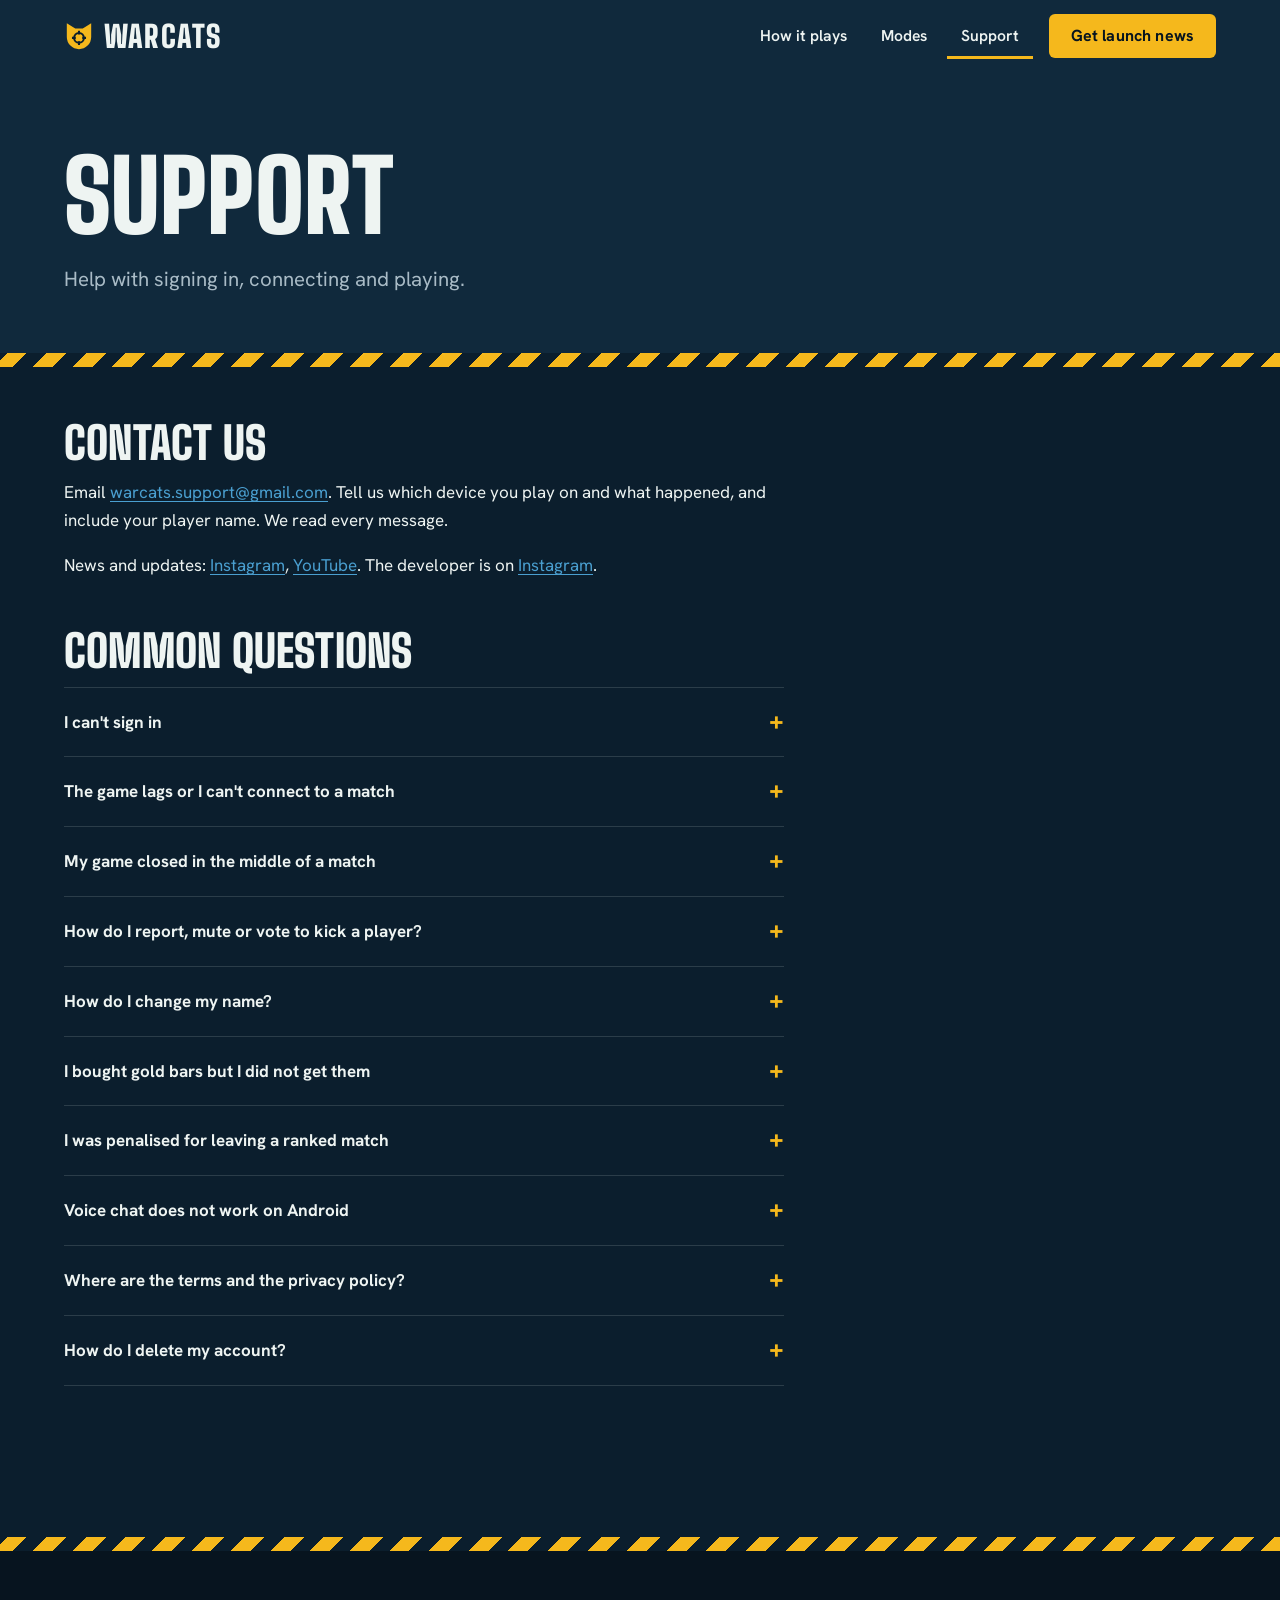
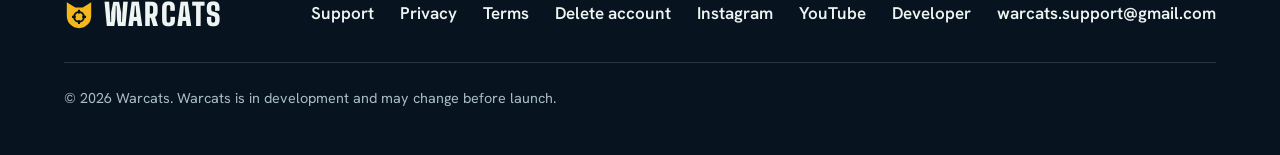
<file: support/index.html>
<!doctype html>
<html lang="en">
<head>
<meta charset="utf-8">
<meta name="viewport" content="width=device-width, initial-scale=1">
<title>Support - Warcats</title>
<meta name="description" content="Help with signing in, connecting, reporting players and deleting your account.">
<meta name="theme-color" content="#0b1e2d">
<link rel="canonical" href="https://playwarcats.com/support/">
<link rel="icon" href="/favicon.svg" type="image/svg+xml">
<link rel="preload" href="/fonts/big-shoulders-display-latin-900-normal.woff2" as="font" type="font/woff2" crossorigin>
<link rel="stylesheet" href="/css/style.css?v=20261128b">
</head>
<body>
<a class="skip" href="#main">Skip to content</a>
<header class="site-header is-solid" id="top">
  <div class="wrap">
    <a class="brand" href="/" aria-label="Warcats home"><svg viewBox="0 0 32 32" aria-hidden="true"><path d="M3 2.5 12 8h8l9-5.5V17a13 13 0 0 1-26 0z" fill="#f5b81c"/><circle cx="16" cy="18" r="5.2" fill="none" stroke="#0b1e2d" stroke-width="2.2"/><path d="M16 10.5v4M16 21.5v4M8.5 18h4M19.5 18h4" stroke="#0b1e2d" stroke-width="2.2"/></svg> Warcats</a>
    <button class="menu-btn" type="button" aria-expanded="false" aria-controls="nav" aria-label="Menu"><span></span></button>
    <nav class="nav" id="nav" aria-label="Main">
      <a href="/#how">How it plays</a>
      <a href="/#modes">Modes</a>
      <a href="/support/" aria-current="page">Support</a>
      <a class="btn btn--primary" href="/#launch">Get launch news</a>
    </nav>
  </div>
</header>
<main id="main">
  <section class="page-head">
    <div class="wrap">
      <h1>Support</h1>
      <p class="lead">Help with signing in, connecting and playing.</p>
    </div>
  </section>
  <div class="stripe" aria-hidden="true"></div>
  <section class="doc">
    <div class="wrap">
      <h2>Contact us</h2>
      <p>Email <a href="mailto:warcats.support@gmail.com">warcats.support@gmail.com</a>. Tell us which device you play on and what happened, and include your player name. We read every message.</p>
      <p>News and updates: <a href="https://www.instagram.com/playwarcats" rel="noopener">Instagram</a>, <a href="https://www.youtube.com/@playwarcats" rel="noopener">YouTube</a>. The developer is on <a href="https://www.instagram.com/mrz_noisyboy" rel="noopener">Instagram</a>.</p>

      <h2>Common questions</h2>
      <details>
        <summary>I can't sign in</summary>
        <div>
          <p>Use the same login you used last time: Epic, Google or Steam. All of them open the same profile once they are linked.</p>
          <p>If you see "Your session has expired", sign in again. If the buttons are greyed out for a few seconds, wait; the game pauses sign-in after failed tries.</p>
          <p>To add another login to your profile, open <strong>Profile</strong> on the main menu and use <strong>Linked logins</strong>.</p>
        </div>
      </details>
      <details>
        <summary>The game lags or I can't connect to a match</summary>
        <div>
          <p>Warcats matches run directly between players, not on a game server. Your ping and connection type show in the bottom-left corner during a match.</p>
          <p>Try Wi-Fi closer to the router or a wired connection, close apps that use the network, and turn off a VPN. Restarting your router can also help with a strict connection type.</p>
        </div>
      </details>
      <details>
        <summary>My game closed in the middle of a match</summary>
        <div>
          <p>Open Warcats again within 15 minutes. If your match is still running, the game takes you back in. If it shows <strong>Match ended</strong>, the match is over.</p>
          <p>If the player hosting the match drops out, the match moves to another player and carries on.</p>
        </div>
      </details>
      <details>
        <summary>How do I report, mute or vote to kick a player?</summary>
        <div>
          <p>Open the in-game menu and go to the players list. You can mute a player's voice or chat, report them, or start a vote to kick them.</p>
        </div>
      </details>
      <details>
        <summary>How do I change my name?</summary>
        <div>
          <p>Open <strong>Profile</strong> on the main menu and tap <strong>Change name</strong>. Names can only be changed once in a while, and some words are not allowed.</p>
        </div>
      </details>
      <details>
        <summary>I bought gold bars but I did not get them</summary>
        <div>
          <p>Close the game and open it again, then check your gold in the shop. If it is still missing, email us with your player name and the Google Play order number from your receipt. Google Play also lets you request a refund under its own rules.</p>
        </div>
      </details>
      <details>
        <summary>I was penalised for leaving a ranked match</summary>
        <div>
          <p>Leaving a ranked match, even by accident, triggers an automatic penalty. Open the game again within 15 minutes to rejoin a match that is still running. If you think a penalty or ban is wrong, email us.</p>
        </div>
      </details>
      <details>
        <summary>Voice chat does not work on Android</summary>
        <div>
          <p>Warcats needs the microphone permission. Open your phone's Settings, then Apps, then Warcats, then Permissions, and allow the microphone. Then open the game and join a match again.</p>
        </div>
      </details>
      <details>
        <summary>Where are the terms and the privacy policy?</summary>
        <div>
          <p>Read the <a href="/terms/">terms of service</a> and the <a href="/privacy/">privacy policy</a>.</p>
        </div>
      </details>
      <details>
        <summary>How do I delete my account?</summary>
        <div>
          <p>Follow the steps on the <a href="/delete-account/">delete account page</a>.</p>
        </div>
      </details>

    </div>
  </section>
</main>
<footer class="site-footer">
  <div class="stripe" aria-hidden="true" style="position:absolute;inset:0 0 auto 0"></div>
  <div class="wrap">
    <a class="brand" href="/"><svg viewBox="0 0 32 32" aria-hidden="true"><path d="M3 2.5 12 8h8l9-5.5V17a13 13 0 0 1-26 0z" fill="#f5b81c"/><circle cx="16" cy="18" r="5.2" fill="none" stroke="#07141f" stroke-width="2.2"/><path d="M16 10.5v4M16 21.5v4M8.5 18h4M19.5 18h4" stroke="#07141f" stroke-width="2.2"/></svg> Warcats</a>
    <nav aria-label="Footer">
      <a href="/support/" aria-current="page">Support</a>
      <a href="/privacy/">Privacy</a>
      <a href="/terms/">Terms</a>
      <a href="/delete-account/">Delete account</a>
      <a href="https://www.instagram.com/playwarcats" rel="noopener">Instagram</a>
      <a href="https://www.youtube.com/@playwarcats" rel="noopener">YouTube</a>
      <a href="https://www.instagram.com/mrz_noisyboy" rel="noopener">Developer</a>
      <a href="mailto:warcats.support@gmail.com">warcats.support@gmail.com</a>
    </nav>
    <small>&copy; 2026 Warcats. Warcats is in development and may change before launch.</small>
  </div>
</footer>
<script src="/js/main.js?v=20261128b" defer></script>
</body>
</html>
</file>
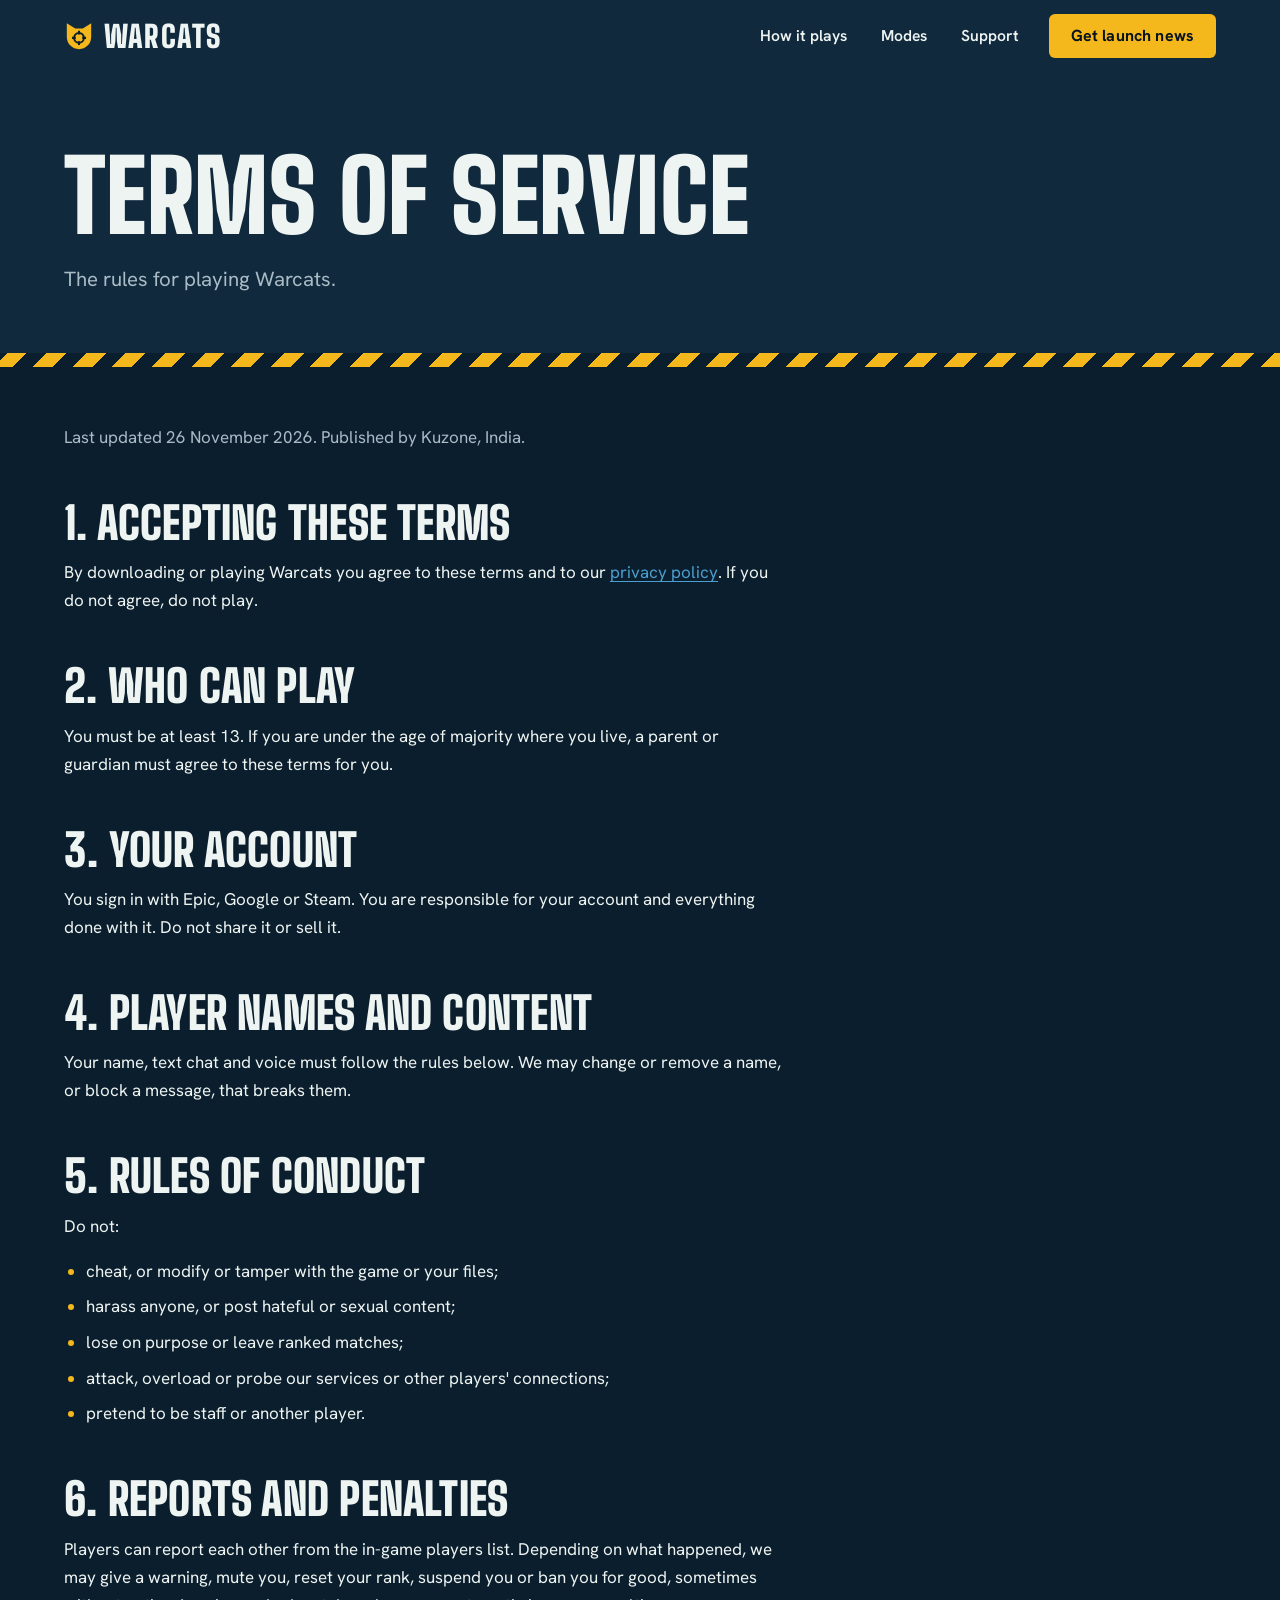
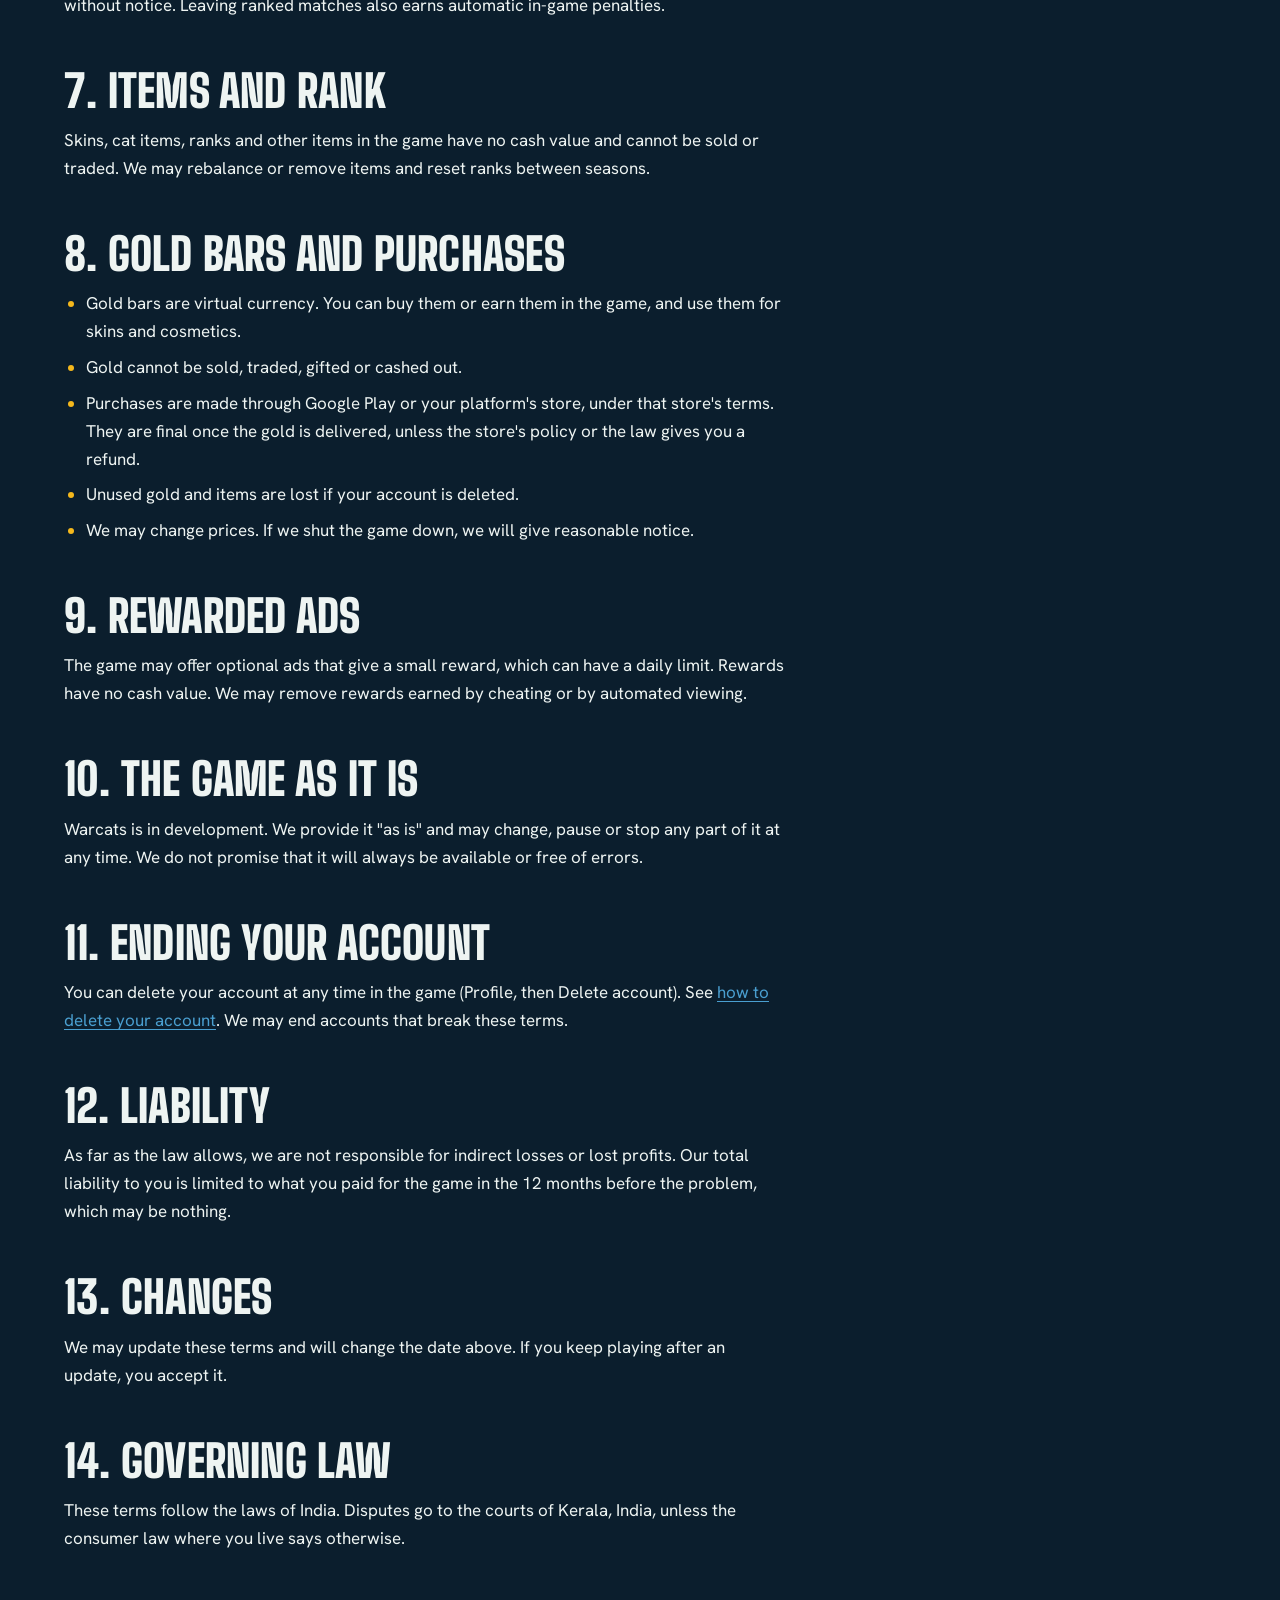
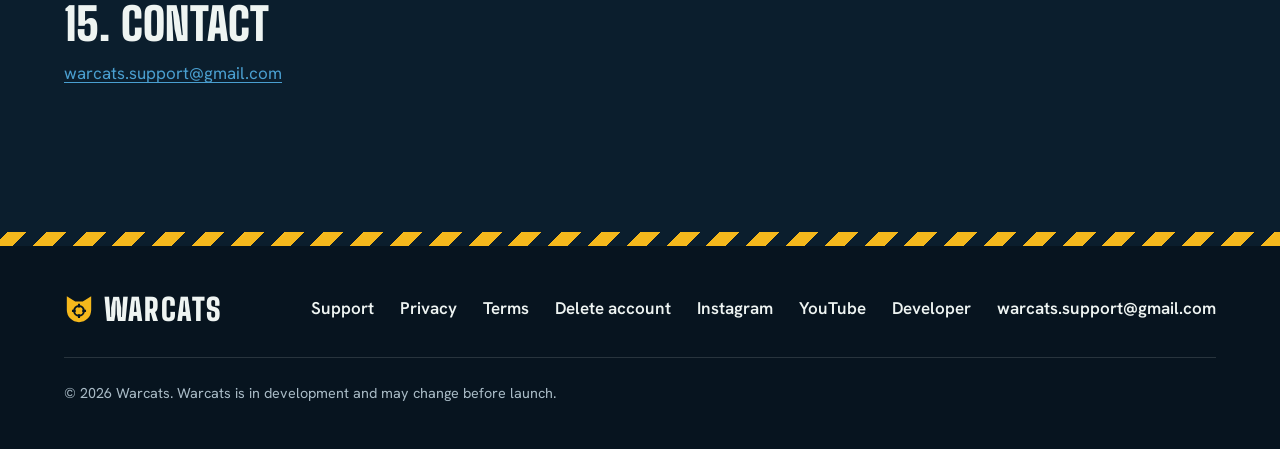
<file: terms/index.html>
<!doctype html>
<html lang="en">
<head>
<meta charset="utf-8">
<meta name="viewport" content="width=device-width, initial-scale=1">
<title>Terms of service - Warcats</title>
<meta name="description" content="The rules for playing Warcats: accounts, conduct, purchases and more.">
<meta name="theme-color" content="#0b1e2d">
<link rel="canonical" href="https://playwarcats.com/terms/">
<link rel="icon" href="/favicon.svg" type="image/svg+xml">
<link rel="preload" href="/fonts/big-shoulders-display-latin-900-normal.woff2" as="font" type="font/woff2" crossorigin>
<link rel="stylesheet" href="/css/style.css?v=20261128b">
</head>
<body>
<a class="skip" href="#main">Skip to content</a>
<header class="site-header is-solid" id="top">
  <div class="wrap">
    <a class="brand" href="/" aria-label="Warcats home"><svg viewBox="0 0 32 32" aria-hidden="true"><path d="M3 2.5 12 8h8l9-5.5V17a13 13 0 0 1-26 0z" fill="#f5b81c"/><circle cx="16" cy="18" r="5.2" fill="none" stroke="#0b1e2d" stroke-width="2.2"/><path d="M16 10.5v4M16 21.5v4M8.5 18h4M19.5 18h4" stroke="#0b1e2d" stroke-width="2.2"/></svg> Warcats</a>
    <button class="menu-btn" type="button" aria-expanded="false" aria-controls="nav" aria-label="Menu"><span></span></button>
    <nav class="nav" id="nav" aria-label="Main">
      <a href="/#how">How it plays</a>
      <a href="/#modes">Modes</a>
      <a href="/support/">Support</a>
      <a class="btn btn--primary" href="/#launch">Get launch news</a>
    </nav>
  </div>
</header>
<main id="main">
  <section class="page-head">
    <div class="wrap">
      <h1>Terms of service</h1>
      <p class="lead">The rules for playing Warcats.</p>
    </div>
  </section>
  <div class="stripe" aria-hidden="true"></div>
  <section class="doc">
    <div class="wrap">
      <p class="muted">Last updated 26 November 2026. Published by Kuzone, India.</p>

      <h2>1. Accepting these terms</h2>
      <p>By downloading or playing Warcats you agree to these terms and to our <a href="/privacy/">privacy policy</a>. If you do not agree, do not play.</p>

      <h2>2. Who can play</h2>
      <p>You must be at least 13. If you are under the age of majority where you live, a parent or guardian must agree to these terms for you.</p>

      <h2>3. Your account</h2>
      <p>You sign in with Epic, Google or Steam. You are responsible for your account and everything done with it. Do not share it or sell it.</p>

      <h2>4. Player names and content</h2>
      <p>Your name, text chat and voice must follow the rules below. We may change or remove a name, or block a message, that breaks them.</p>

      <h2>5. Rules of conduct</h2>
      <p>Do not:</p>
      <ul>
        <li>cheat, or modify or tamper with the game or your files;</li>
        <li>harass anyone, or post hateful or sexual content;</li>
        <li>lose on purpose or leave ranked matches;</li>
        <li>attack, overload or probe our services or other players' connections;</li>
        <li>pretend to be staff or another player.</li>
      </ul>

      <h2>6. Reports and penalties</h2>
      <p>Players can report each other from the in-game players list. Depending on what happened, we may give a warning, mute you, reset your rank, suspend you or ban you for good, sometimes without notice. Leaving ranked matches also earns automatic in-game penalties.</p>

      <h2>7. Items and rank</h2>
      <p>Skins, cat items, ranks and other items in the game have no cash value and cannot be sold or traded. We may rebalance or remove items and reset ranks between seasons.</p>

      <h2>8. Gold bars and purchases</h2>
      <ul>
        <li>Gold bars are virtual currency. You can buy them or earn them in the game, and use them for skins and cosmetics.</li>
        <li>Gold cannot be sold, traded, gifted or cashed out.</li>
        <li>Purchases are made through Google Play or your platform's store, under that store's terms. They are final once the gold is delivered, unless the store's policy or the law gives you a refund.</li>
        <li>Unused gold and items are lost if your account is deleted.</li>
        <li>We may change prices. If we shut the game down, we will give reasonable notice.</li>
      </ul>

      <h2>9. Rewarded ads</h2>
      <p>The game may offer optional ads that give a small reward, which can have a daily limit. Rewards have no cash value. We may remove rewards earned by cheating or by automated viewing.</p>

      <h2>10. The game as it is</h2>
      <p>Warcats is in development. We provide it "as is" and may change, pause or stop any part of it at any time. We do not promise that it will always be available or free of errors.</p>

      <h2>11. Ending your account</h2>
      <p>You can delete your account at any time in the game (Profile, then Delete account). See <a href="/delete-account/">how to delete your account</a>. We may end accounts that break these terms.</p>

      <h2>12. Liability</h2>
      <p>As far as the law allows, we are not responsible for indirect losses or lost profits. Our total liability to you is limited to what you paid for the game in the 12 months before the problem, which may be nothing.</p>

      <h2>13. Changes</h2>
      <p>We may update these terms and will change the date above. If you keep playing after an update, you accept it.</p>

      <h2>14. Governing law</h2>
      <p>These terms follow the laws of India. Disputes go to the courts of Kerala, India, unless the consumer law where you live says otherwise.</p>

      <h2>15. Contact</h2>
      <p><a href="mailto:warcats.support@gmail.com">warcats.support@gmail.com</a></p>

    </div>
  </section>
</main>
<footer class="site-footer">
  <div class="stripe" aria-hidden="true" style="position:absolute;inset:0 0 auto 0"></div>
  <div class="wrap">
    <a class="brand" href="/"><svg viewBox="0 0 32 32" aria-hidden="true"><path d="M3 2.5 12 8h8l9-5.5V17a13 13 0 0 1-26 0z" fill="#f5b81c"/><circle cx="16" cy="18" r="5.2" fill="none" stroke="#07141f" stroke-width="2.2"/><path d="M16 10.5v4M16 21.5v4M8.5 18h4M19.5 18h4" stroke="#07141f" stroke-width="2.2"/></svg> Warcats</a>
    <nav aria-label="Footer">
      <a href="/support/">Support</a>
      <a href="/privacy/">Privacy</a>
      <a href="/terms/" aria-current="page">Terms</a>
      <a href="/delete-account/">Delete account</a>
      <a href="https://www.instagram.com/playwarcats" rel="noopener">Instagram</a>
      <a href="https://www.youtube.com/@playwarcats" rel="noopener">YouTube</a>
      <a href="https://www.instagram.com/mrz_noisyboy" rel="noopener">Developer</a>
      <a href="mailto:warcats.support@gmail.com">warcats.support@gmail.com</a>
    </nav>
    <small>&copy; 2026 Warcats. Warcats is in development and may change before launch.</small>
  </div>
</footer>
<script src="/js/main.js?v=20261128b" defer></script>
</body>
</html>
</file>
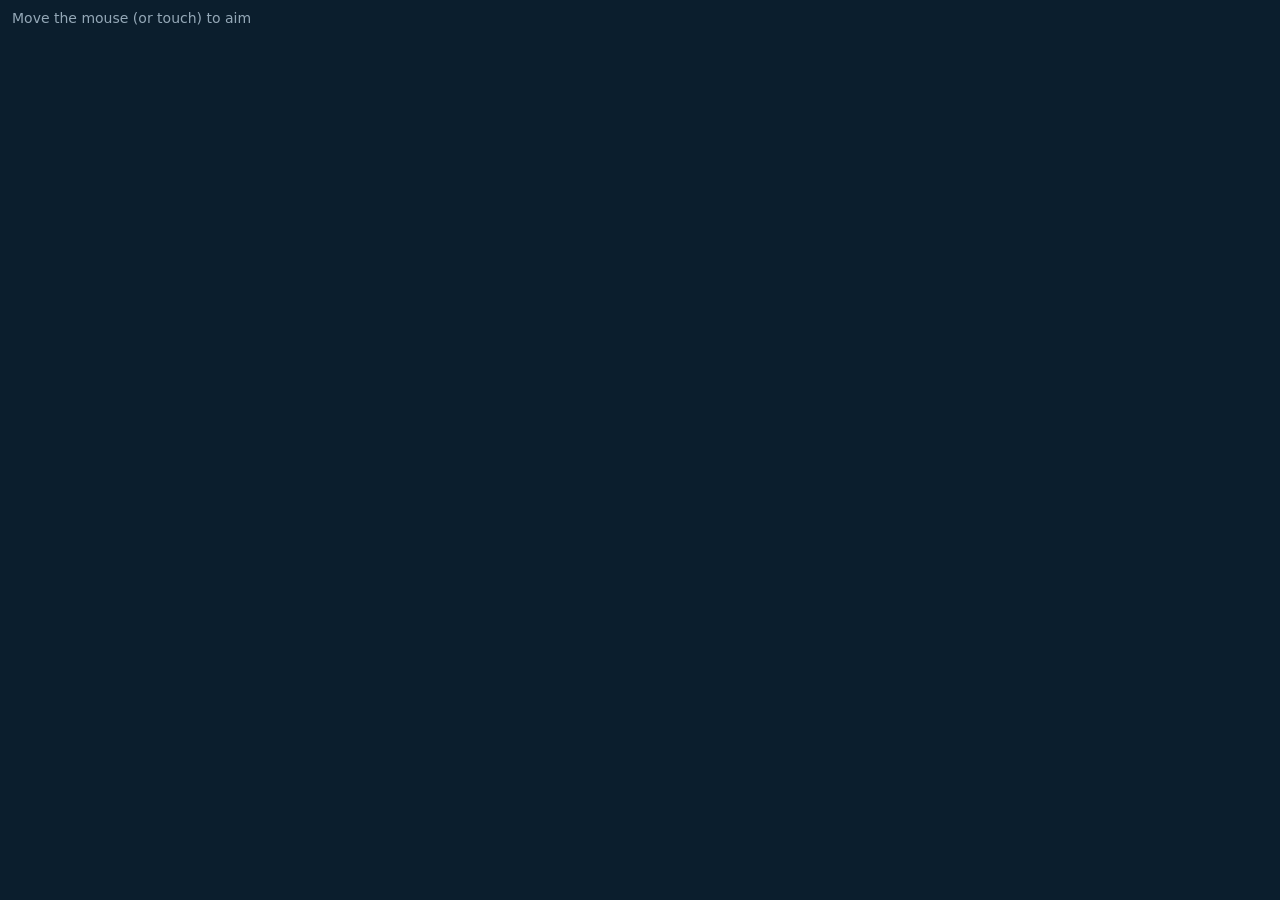
<file: cat-aim-test.html>
<!doctype html>
<html lang="en"><head><meta charset="utf-8"><meta name="viewport" content="width=device-width,initial-scale=1">
<title>Warcats cat aim test</title>
<style>
html,body{margin:0;height:100%;background:#0b1e2d;color:#cfe3f2;font:14px system-ui}
#stage{position:relative;width:100%;height:100vh;overflow:hidden;touch-action:none}
canvas{position:absolute;inset:0;width:100%;height:100%}
#hud{position:absolute;left:12px;top:10px;opacity:.7}
</style></head><body>
<div id="stage"><canvas id="c"></canvas><div id="hud">Move the mouse (or touch) to aim</div></div>
<script src="/js/cat-aim.js"></script>
<script>CatAim.init(document.getElementById('c'),{basePath:'/img/cat/'});</script>
</body></html>
</file>
<file: css/style.css>
/* Warcats site. Palette is taken from the game itself: sea, stone wall, the yellow hazard stripe on the walls, grass. */

@font-face { font-family: "Big Shoulders Display"; font-weight: 800; font-style: normal; font-display: swap;
  src: url("/fonts/big-shoulders-display-latin-800-normal.woff2") format("woff2"); }
@font-face { font-family: "Big Shoulders Display"; font-weight: 900; font-style: normal; font-display: swap;
  src: url("/fonts/big-shoulders-display-latin-900-normal.woff2") format("woff2"); }
@font-face { font-family: "Hanken Grotesk"; font-weight: 100 900; font-style: normal; font-display: swap;
  src: url("/fonts/hanken-grotesk-latin-wght-normal.woff2") format("woff2"); }

:root {
  --tide: #0b1e2d;        /* page */
  --tide-2: #10293c;      /* raised bands */
  --deep: #07141f;        /* fog, footer */
  --line: rgba(238, 244, 242, 0.14);
  --stone: #8e948c;
  --sea: #4a9fd0;
  --hazard: #f5b81c;      /* the one accent: buttons + stripes */
  --moss: #7ab83f;        /* status only */
  --fur: #eef4f2;         /* text */
  --muted: #a9bbc6;       /* secondary text, 7:1 on --tide */

  --display: "Big Shoulders Display", "Arial Narrow", Impact, sans-serif;
  --body: "Hanken Grotesk", system-ui, -apple-system, "Segoe UI", Roboto, sans-serif;

  --gutter: clamp(20px, 5vw, 72px);
  --max: 1240px;
  --stripe: repeating-linear-gradient(-45deg, var(--hazard) 0 14px, var(--tide) 14px 28px);
}

*, *::before, *::after { box-sizing: border-box; }
html { scroll-behavior: smooth; -webkit-text-size-adjust: 100%; }
@media (prefers-reduced-motion: reduce) { html { scroll-behavior: auto; } }

body {
  margin: 0;
  background: var(--tide);
  color: var(--fur);
  font: 400 1.0625rem/1.65 var(--body);
  -webkit-font-smoothing: antialiased;
}
img { display: block; max-width: 100%; }
a { color: var(--sea); text-underline-offset: 3px; }
a:hover { color: var(--fur); }
:focus-visible { outline: 3px solid var(--hazard); outline-offset: 3px; border-radius: 4px; }

.skip { position: absolute; left: -999px; top: 8px; background: var(--hazard); color: var(--deep); padding: 10px 16px; z-index: 100; font-weight: 700; }
.skip:focus { left: 8px; }

/* ---------- type ---------- */
.display, h1, h2 { font-family: var(--display); font-weight: 900; text-transform: uppercase; line-height: 0.92; letter-spacing: 0.005em; margin: 0; }
h2 { font-size: clamp(2.6rem, 6.4vw, 5rem); }
h3 { font-family: var(--body); font-weight: 700; font-size: 1.2rem; line-height: 1.3; margin: 0 0 6px; }
p { margin: 0 0 1em; }
.lead { font-size: clamp(1.1rem, 1.6vw, 1.3rem); color: var(--muted); max-width: 52ch; }
.muted { color: var(--muted); }

/* ---------- layout ---------- */
.wrap { width: 100%; max-width: calc(var(--max) + 2 * var(--gutter)); margin: 0 auto; padding-inline: var(--gutter); }
section { position: relative; scroll-margin-top: 72px; }
.band { padding-block: clamp(72px, 11vw, 150px); }
.band--raised { background: var(--tide-2); }
.stripe { height: 14px; background: var(--stripe); }

/* ---------- buttons ---------- */
.btn {
  display: inline-flex; align-items: center; justify-content: center; gap: 10px;
  min-height: 52px; padding: 0 28px;
  font: 700 1rem/1 var(--body); text-decoration: none; letter-spacing: 0.01em;
  border-radius: 6px; border: 2px solid transparent; cursor: pointer;
  transition: transform 0.12s ease, background-color 0.12s ease, color 0.12s ease, border-color 0.12s ease;
}
.btn:active { transform: translateY(1px) scale(0.99); }
.btn--primary { background: var(--hazard); color: var(--deep); }
.btn--primary:hover { background: #ffd04d; color: var(--deep); }
.btn--ghost { border-color: var(--line); color: var(--fur); background: rgba(7, 20, 31, 0.35); }
.btn--ghost:hover { border-color: var(--fur); color: var(--fur); }

/* ---------- header ---------- */
.site-header { position: fixed; inset: 0 0 auto 0; z-index: 50; transition: background-color 0.2s ease, border-color 0.2s ease; border-bottom: 1px solid transparent; }
.site-header.is-solid, .site-header.is-open { background: rgba(7, 20, 31, 0.94); border-bottom-color: var(--line); backdrop-filter: blur(8px); }
.site-header .wrap { display: flex; align-items: center; gap: 28px; height: 72px; }
.brand { display: inline-flex; align-items: center; gap: 10px; color: var(--fur); text-decoration: none; font-family: var(--display); font-weight: 900; font-size: 1.9rem; letter-spacing: 0.04em; text-transform: uppercase; line-height: 1; }
.brand:hover { color: var(--fur); }
.brand svg { width: 30px; height: 30px; }
.nav { display: flex; gap: 6px; margin-left: auto; align-items: center; }
.nav a:not(.btn) { color: var(--fur); text-decoration: none; padding: 10px 14px; font-weight: 600; font-size: 0.98rem; border-radius: 6px; }
.nav a:not(.btn):hover { background: rgba(238, 244, 242, 0.09); }
.nav a[aria-current="page"] { box-shadow: inset 0 -3px 0 var(--hazard); border-radius: 0; }
.nav .btn { min-height: 44px; padding: 0 20px; margin-left: 10px; }
.menu-btn { display: none; margin-left: auto; width: 48px; height: 48px; border: 2px solid var(--line); border-radius: 6px; background: transparent; color: var(--fur); cursor: pointer; }
.menu-btn span, .menu-btn span::before, .menu-btn span::after { display: block; width: 20px; height: 2px; background: currentColor; position: relative; margin: auto; }
.menu-btn span::before, .menu-btn span::after { content: ""; position: absolute; left: 0; }
.menu-btn span::before { top: -7px; }
.menu-btn span::after { top: 7px; }

@media (max-width: 820px) {
  .menu-btn { display: block; }
  .nav { display: none; position: absolute; left: 0; right: 0; top: 72px; flex-direction: column; align-items: stretch; gap: 0; padding: 8px var(--gutter) 24px; background: rgba(7, 20, 31, 0.98); border-bottom: 1px solid var(--line); }
  .site-header.is-open .nav { display: flex; }
  .nav a:not(.btn) { padding: 16px 4px; border-bottom: 1px solid var(--line); border-radius: 0; font-size: 1.1rem; }
  .nav .btn { margin: 18px 0 0; }
}

/* ---------- hero: the map in the dark, lit only by the cat's view ---------- */
.hero { min-height: 100vh; min-height: 100svh; display: flex; flex-direction: column; justify-content: flex-end; overflow: hidden; background: var(--deep); isolation: isolate; touch-action: pan-y; }
.hero__img { position: absolute; inset: 0; width: 100%; height: 100%; object-fit: cover; object-position: 74.5% 50%; z-index: -3; }
.hero__fog { position: absolute; inset: 0; width: 100%; height: 100%; z-index: -2; pointer-events: none; }
.hero__cat { position: absolute; inset: 0; width: 100%; height: 100%; z-index: -2; pointer-events: none; }
.hero__shade { position: absolute; inset: 0; z-index: -1; pointer-events: none;
  background:
    linear-gradient(180deg, rgba(7, 20, 31, 0.75) 0%, rgba(7, 20, 31, 0) 170px),
    linear-gradient(90deg, rgba(7, 20, 31, 0.8) 0%, rgba(7, 20, 31, 0.4) 38%, rgba(7, 20, 31, 0) 62%),
    linear-gradient(0deg, rgba(7, 20, 31, 0.8) 0%, rgba(7, 20, 31, 0) 34%); }
.hero__body { padding-top: 140px; padding-bottom: clamp(44px, 8vh, 96px); }
.status { display: inline-flex; align-items: center; gap: 10px; margin-bottom: 26px; padding: 8px 14px; border: 1px solid var(--line); border-radius: 999px; background: rgba(7, 20, 31, 0.6); font-size: 0.95rem; font-weight: 600; }
.status::before { content: ""; width: 9px; height: 9px; border-radius: 50%; background: var(--moss); box-shadow: 0 0 0 4px rgba(122, 184, 63, 0.22); }
.hero h1 { font-size: clamp(4.2rem, 13vw, 11.5rem); max-width: 7em; text-shadow: 0 2px 28px rgba(5, 14, 22, 0.75); }
.hero .lead { margin: 28px 0 34px; color: #cfdce3; }
.hero__cta { display: flex; flex-wrap: wrap; gap: 14px; }
.hero__hint { position: absolute; right: var(--gutter); bottom: clamp(44px, 8vh, 96px); margin: 0; max-width: 34ch; font-size: 0.9rem; color: var(--fur); text-align: right; text-shadow: 0 1px 8px rgba(0, 0, 0, 0.8); }
@media (max-width: 820px) {
  /* phones: the picture is a banner on top, the words sit under it */
  .hero { min-height: 0; }
  .hero__img, .hero__fog, .hero__cat { height: 56svh; inset: 0 0 auto 0; }
  .hero__shade { background:
    linear-gradient(180deg, rgba(7, 20, 31, 0.7) 0%, rgba(7, 20, 31, 0) 120px),
    linear-gradient(180deg, rgba(7, 20, 31, 0) calc(56svh - 160px), var(--deep) 56svh); }
  .hero__body { padding-top: calc(56svh - 36px); padding-bottom: 28px; }
  .hero h1 { font-size: clamp(4rem, 21vw, 6.4rem); max-width: none; }
  .hero .lead { margin: 20px 0 24px; font-size: 1.02rem; }
  .hero__cta .btn { flex: 1 1 140px; padding-inline: 16px; }
  .hero__hint { position: relative; inset: auto; text-align: left; margin: 0 var(--gutter) 34px; max-width: none; color: var(--muted); text-shadow: none; }
  .hero { padding-bottom: 0; }
}

/* ---------- how a round plays ---------- */
.how { display: grid; grid-template-columns: minmax(0, 5fr) minmax(0, 7fr); gap: clamp(32px, 7vw, 110px); align-items: start; }
.how__intro { position: sticky; top: 110px; }
.how__intro h2 { margin-bottom: 24px; }
.steps { list-style: none; margin: 0; padding: 0; counter-reset: step; }
.steps li { counter-increment: step; display: grid; grid-template-columns: 84px 1fr; gap: 20px; padding: 30px 0; border-top: 1px solid var(--line); }
.steps li:last-child { border-bottom: 1px solid var(--line); }
.steps li::before { content: counter(step); font-family: var(--display); font-weight: 900; font-size: 4.4rem; line-height: 0.85; color: var(--hazard); }
.steps p { margin: 0; color: var(--muted); max-width: 46ch; }
.steps h3 { font-size: 1.35rem; color: var(--fur); }
.how__note { margin-top: 26px; color: var(--muted); max-width: 52ch; }
@media (max-width: 900px) { .how { grid-template-columns: 1fr; } .how__intro { position: static; } .steps li { grid-template-columns: 56px 1fr; } .steps li::before { font-size: 3.2rem; } }

/* ---------- modes ---------- */
.modes { display: grid; grid-template-columns: minmax(0, 5fr) minmax(0, 7fr); gap: clamp(28px, 6vw, 90px); align-items: stretch; margin-top: clamp(36px, 6vw, 72px); }
.modes__list { display: flex; flex-direction: column; border-top: 1px solid var(--line); }
.mode-tab { appearance: none; background: none; border: 0; border-bottom: 1px solid var(--line); color: var(--muted); text-align: left; padding: 18px 0 18px 22px; cursor: pointer; font-family: var(--display); font-weight: 900; font-size: clamp(2rem, 4.2vw, 3.1rem); text-transform: uppercase; line-height: 1; position: relative; transition: color 0.15s ease, padding-left 0.15s ease; }
.mode-tab::before { content: ""; position: absolute; left: 0; top: 50%; width: 8px; height: 0; background: var(--hazard); transform: translateY(-50%); transition: height 0.15s ease; }
.mode-tab:hover { color: var(--fur); }
.mode-tab[aria-selected="true"] { color: var(--fur); padding-left: 30px; }
.mode-tab[aria-selected="true"]::before { height: 70%; }
.modes__panel { display: flex; flex-direction: column; gap: 22px; }
.modes__shot { position: relative; aspect-ratio: 4 / 3; overflow: hidden; border-radius: 6px; background: var(--deep); border: 1px solid var(--line); }
.modes__shot img { position: absolute; inset: 0; width: 100%; height: 100%; object-fit: cover; opacity: 0; transition: opacity 0.25s ease; }
.modes__shot img.is-on { opacity: 1; }
.modes__text { min-height: 5.2em; margin: 0; font-size: 1.15rem; max-width: 56ch; }
@media (max-width: 900px) { .modes { grid-template-columns: 1fr; } .modes__shot { aspect-ratio: 16 / 10; } }
@media (prefers-reduced-motion: reduce) { .modes__shot img, .mode-tab, .mode-tab::before { transition: none; } }

/* ---------- line of sight ---------- */
.sight { display: grid; grid-template-columns: minmax(0, 6fr) minmax(0, 5fr); gap: clamp(32px, 7vw, 110px); align-items: center; }
.sight__pic { position: relative; aspect-ratio: 1 / 1; border-radius: 6px; overflow: hidden; border: 1px solid var(--line); }
.sight__pic img { width: 100%; height: 100%; object-fit: cover; }
.sight h2 { margin-bottom: 26px; }
.facts { list-style: none; margin: 30px 0 0; padding: 0; display: grid; gap: 0; }
.facts li { padding: 16px 0 16px 28px; border-top: 1px solid var(--line); position: relative; color: var(--muted); }
.facts li:last-child { border-bottom: 1px solid var(--line); }
.facts li::before { content: ""; position: absolute; left: 0; top: 25px; width: 14px; height: 6px; background: var(--hazard); }
.facts b { color: var(--fur); font-weight: 700; }
@media (max-width: 900px) { .sight { grid-template-columns: 1fr; } .sight__pic { aspect-ratio: 4 / 3; order: 2; } }

/* ---------- your cat ---------- */
.cat { display: grid; grid-template-columns: minmax(0, 5fr) minmax(0, 7fr); gap: clamp(32px, 7vw, 110px); align-items: center; }
.cat__pic { aspect-ratio: 1 / 1; border-radius: 6px; overflow: hidden; border: 1px solid var(--line); }
.cat__pic img { width: 100%; height: 100%; object-fit: cover; object-position: 50% 0; }
.cat h2 { margin-bottom: 26px; }
.cat__slots { display: flex; flex-wrap: wrap; gap: 10px; margin: 28px 0 0; padding: 0; list-style: none; }
.cat__slots li { padding: 8px 16px; border: 1px solid var(--line); border-radius: 999px; font-weight: 600; font-size: 0.98rem; }
@media (max-width: 900px) { .cat { grid-template-columns: 1fr; } .cat__pic { max-width: 420px; } }

/* ---------- with friends ---------- */
.friends { display: grid; grid-template-columns: repeat(3, minmax(0, 1fr)); gap: clamp(28px, 4vw, 64px); margin-top: clamp(36px, 6vw, 72px); }
.friends > div { border-top: 6px solid var(--hazard); padding-top: 22px; }
.friends p { color: var(--muted); margin: 0; max-width: 36ch; }
.friends h3 { font-size: 1.5rem; }
@media (max-width: 820px) { .friends { grid-template-columns: 1fr; } }

/* ---------- closing call ---------- */
.final { text-align: left; }
.final h2 { font-size: clamp(3.2rem, 9vw, 7.6rem); max-width: 11em; margin-bottom: 30px; }
.final .lead { margin-bottom: 34px; }

/* ---------- footer ---------- */
.site-footer { position: relative; background: var(--deep); padding-block: 62px 44px; }
.site-footer .wrap { display: grid; grid-template-columns: 1fr auto; gap: 32px; align-items: start; }
.site-footer nav { display: flex; flex-wrap: wrap; gap: 8px 26px; }
.site-footer nav a { color: var(--fur); text-decoration: none; font-weight: 600; }
.site-footer nav a:hover { text-decoration: underline; }
.site-footer small { display: block; grid-column: 1 / -1; color: var(--muted); font-size: 0.9rem; padding-top: 24px; border-top: 1px solid var(--line); }
@media (max-width: 700px) { .site-footer .wrap { grid-template-columns: 1fr; } }

/* ---------- text pages (privacy, support, delete account) ---------- */
.page-head { padding: 150px 0 56px; background: var(--tide-2); }
.page-head h1 { font-size: clamp(3rem, 8vw, 6.2rem); }
.page-head p { margin: 22px 0 0; }
.doc { padding-block: 56px clamp(72px, 10vw, 130px); }
.doc .wrap > * { max-width: 72ch; }
.doc h2 { font-size: clamp(2rem, 4vw, 2.8rem); margin: 52px 0 14px; }
.doc h2:first-child { margin-top: 0; }
.doc ul, .doc ol { padding-left: 1.3em; margin: 0 0 1em; }
.doc li { margin-bottom: 0.45em; }
.doc li::marker { color: var(--hazard); }
.doc .callout { max-width: 72ch; padding: 20px 24px; border-left: 6px solid var(--hazard); background: var(--tide-2); border-radius: 0 6px 6px 0; margin: 0 0 1.4em; }
.doc .callout p:last-child { margin: 0; }
.doc code { background: var(--tide-2); border: 1px solid var(--line); border-radius: 4px; padding: 1px 7px; font-size: 0.95em; }
.doc details { border-top: 1px solid var(--line); padding: 4px 0; }
.doc details:last-of-type { border-bottom: 1px solid var(--line); margin-bottom: 1.4em; }
.doc summary { cursor: pointer; font-weight: 700; padding: 16px 0; list-style: none; display: flex; justify-content: space-between; gap: 16px; }
.doc summary::-webkit-details-marker { display: none; }
.doc summary::after { content: "+"; font-family: var(--display); font-size: 1.8rem; line-height: 1; color: var(--hazard); }
.doc details[open] summary::after { content: "\2212"; }
.doc details > :not(summary) { color: var(--muted); }
</file>
